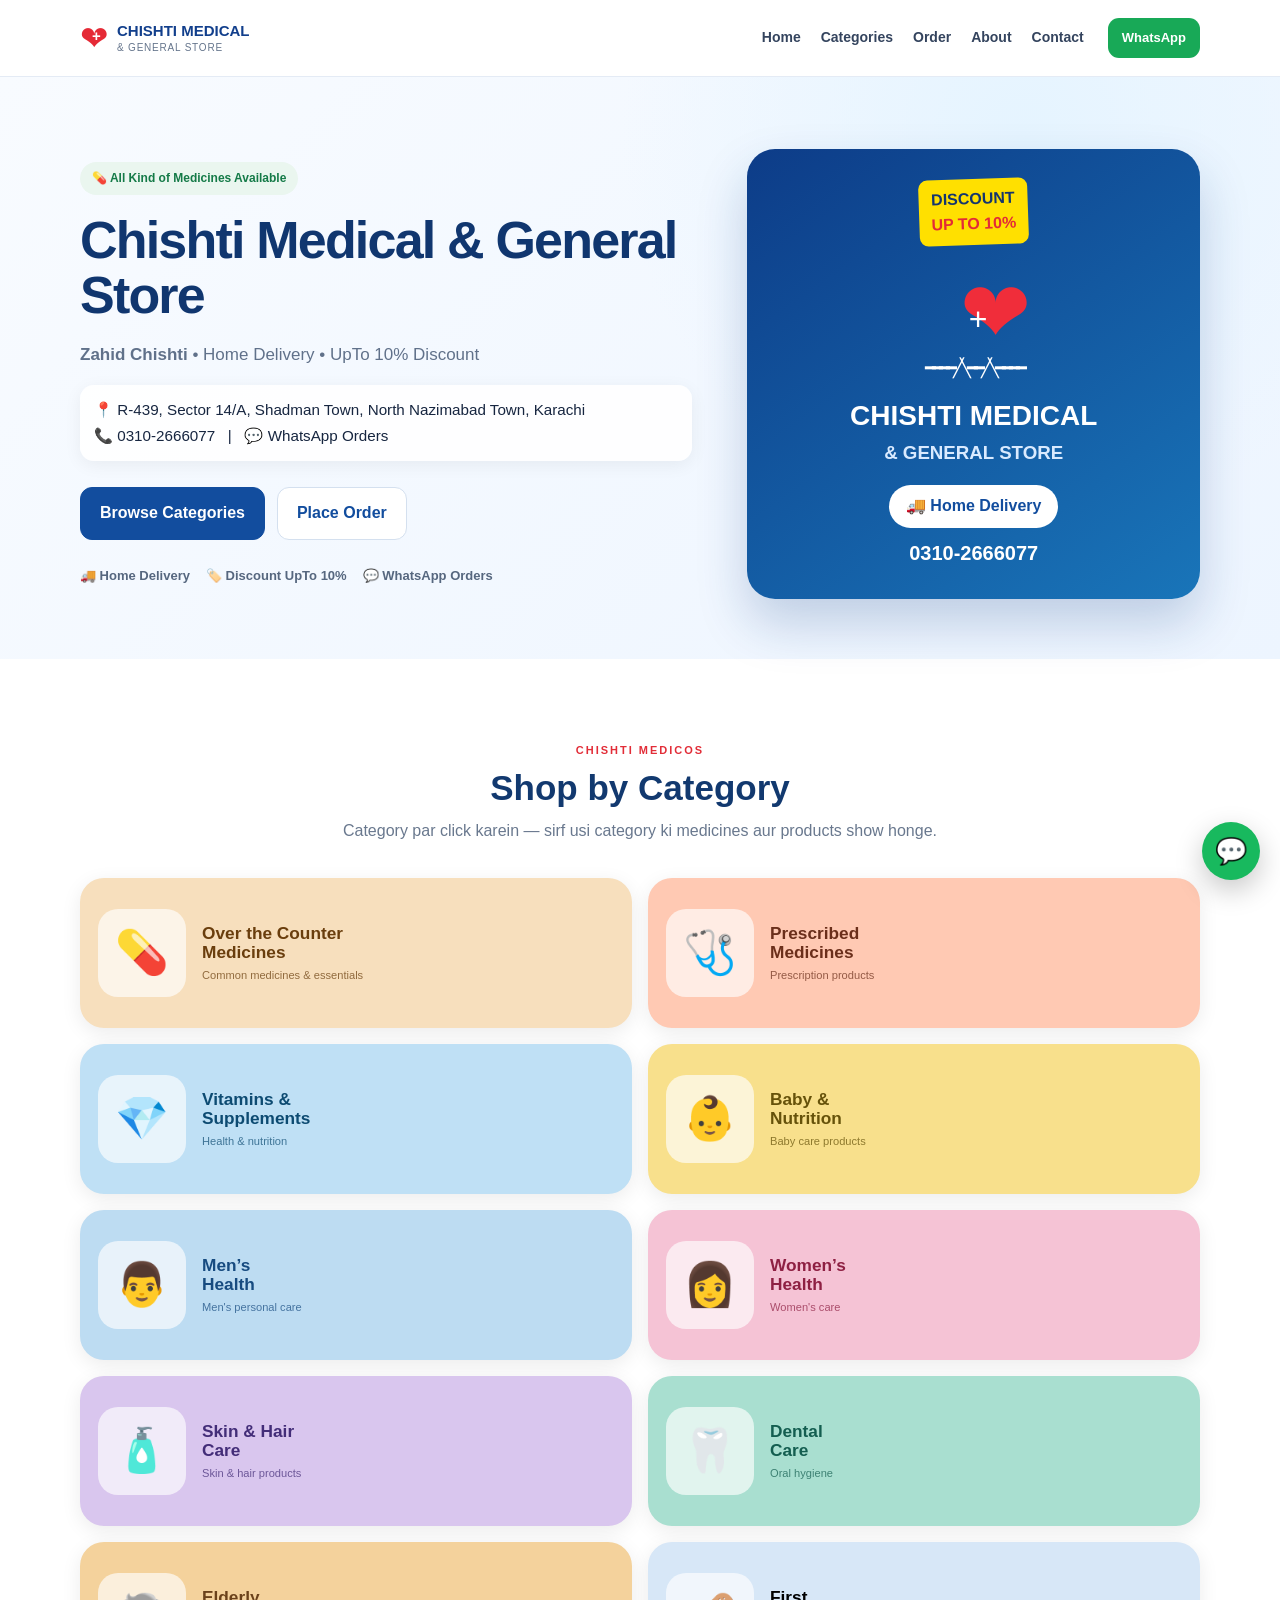
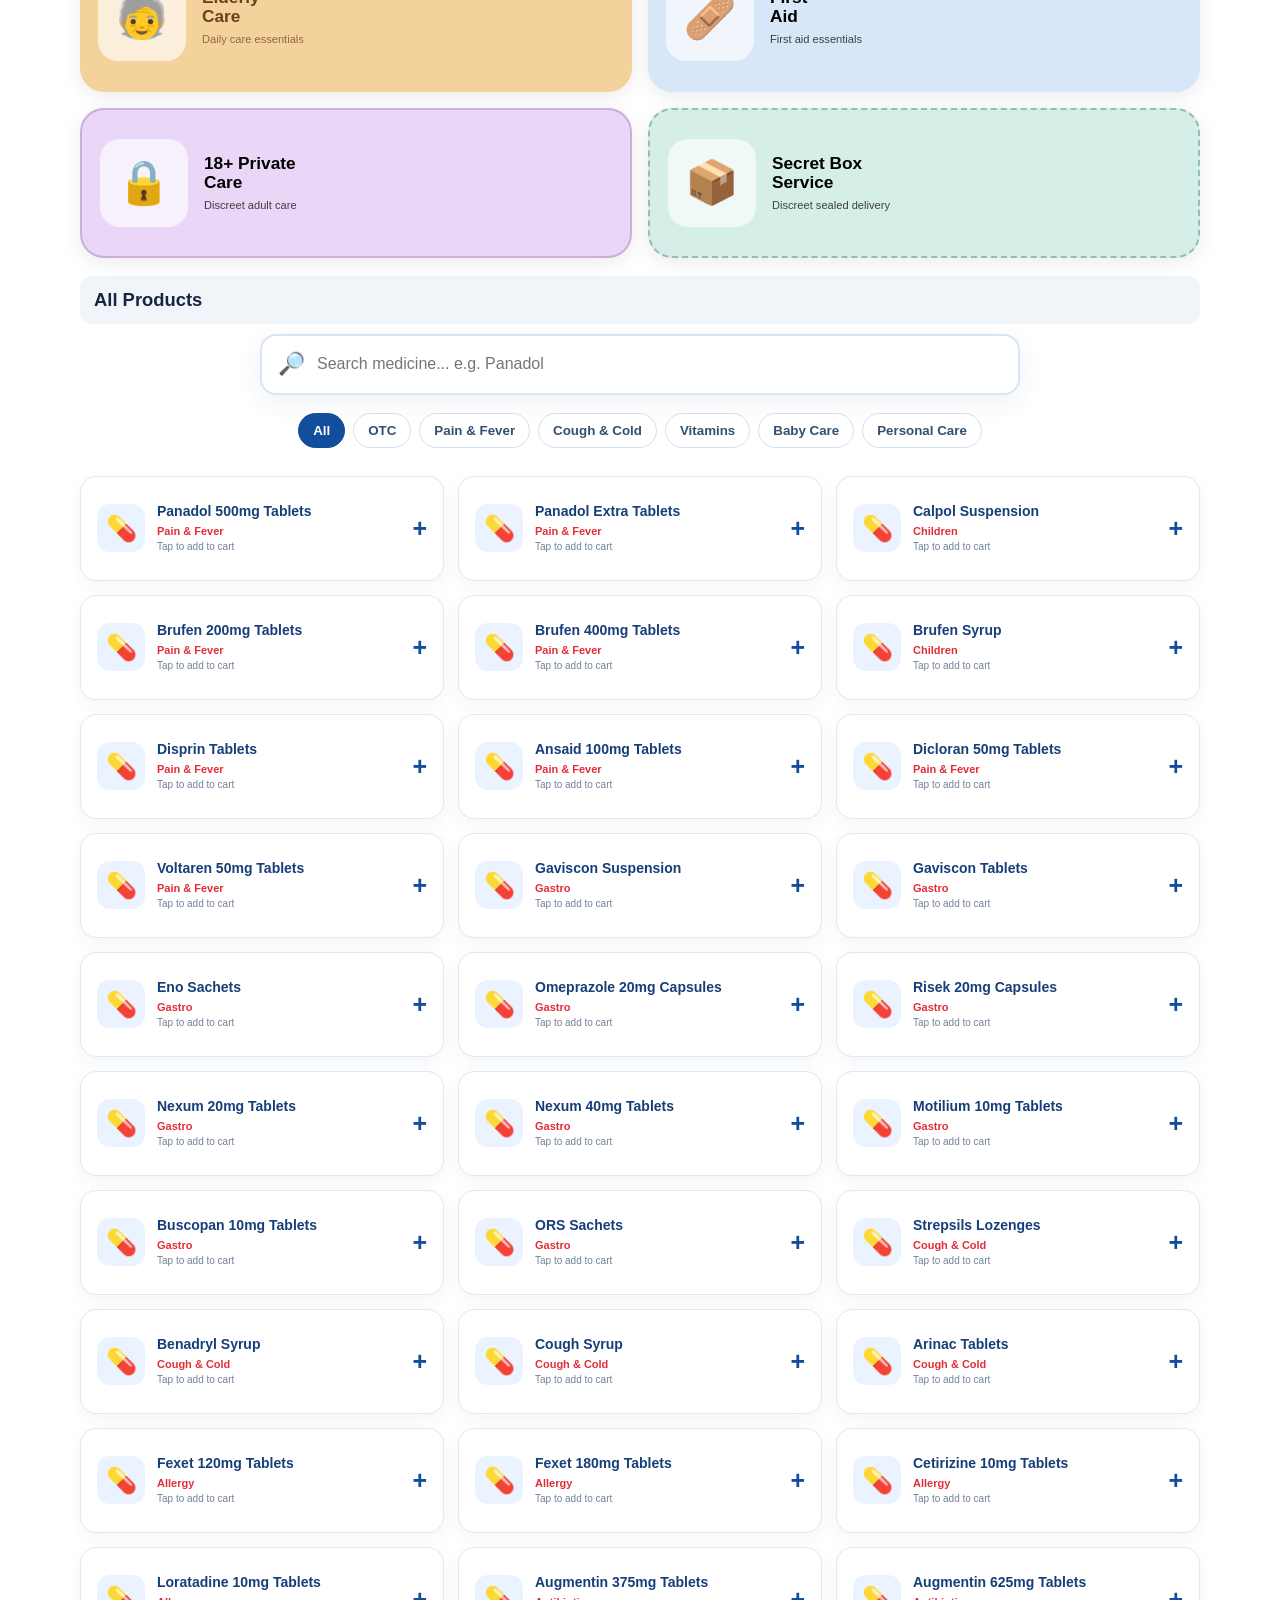
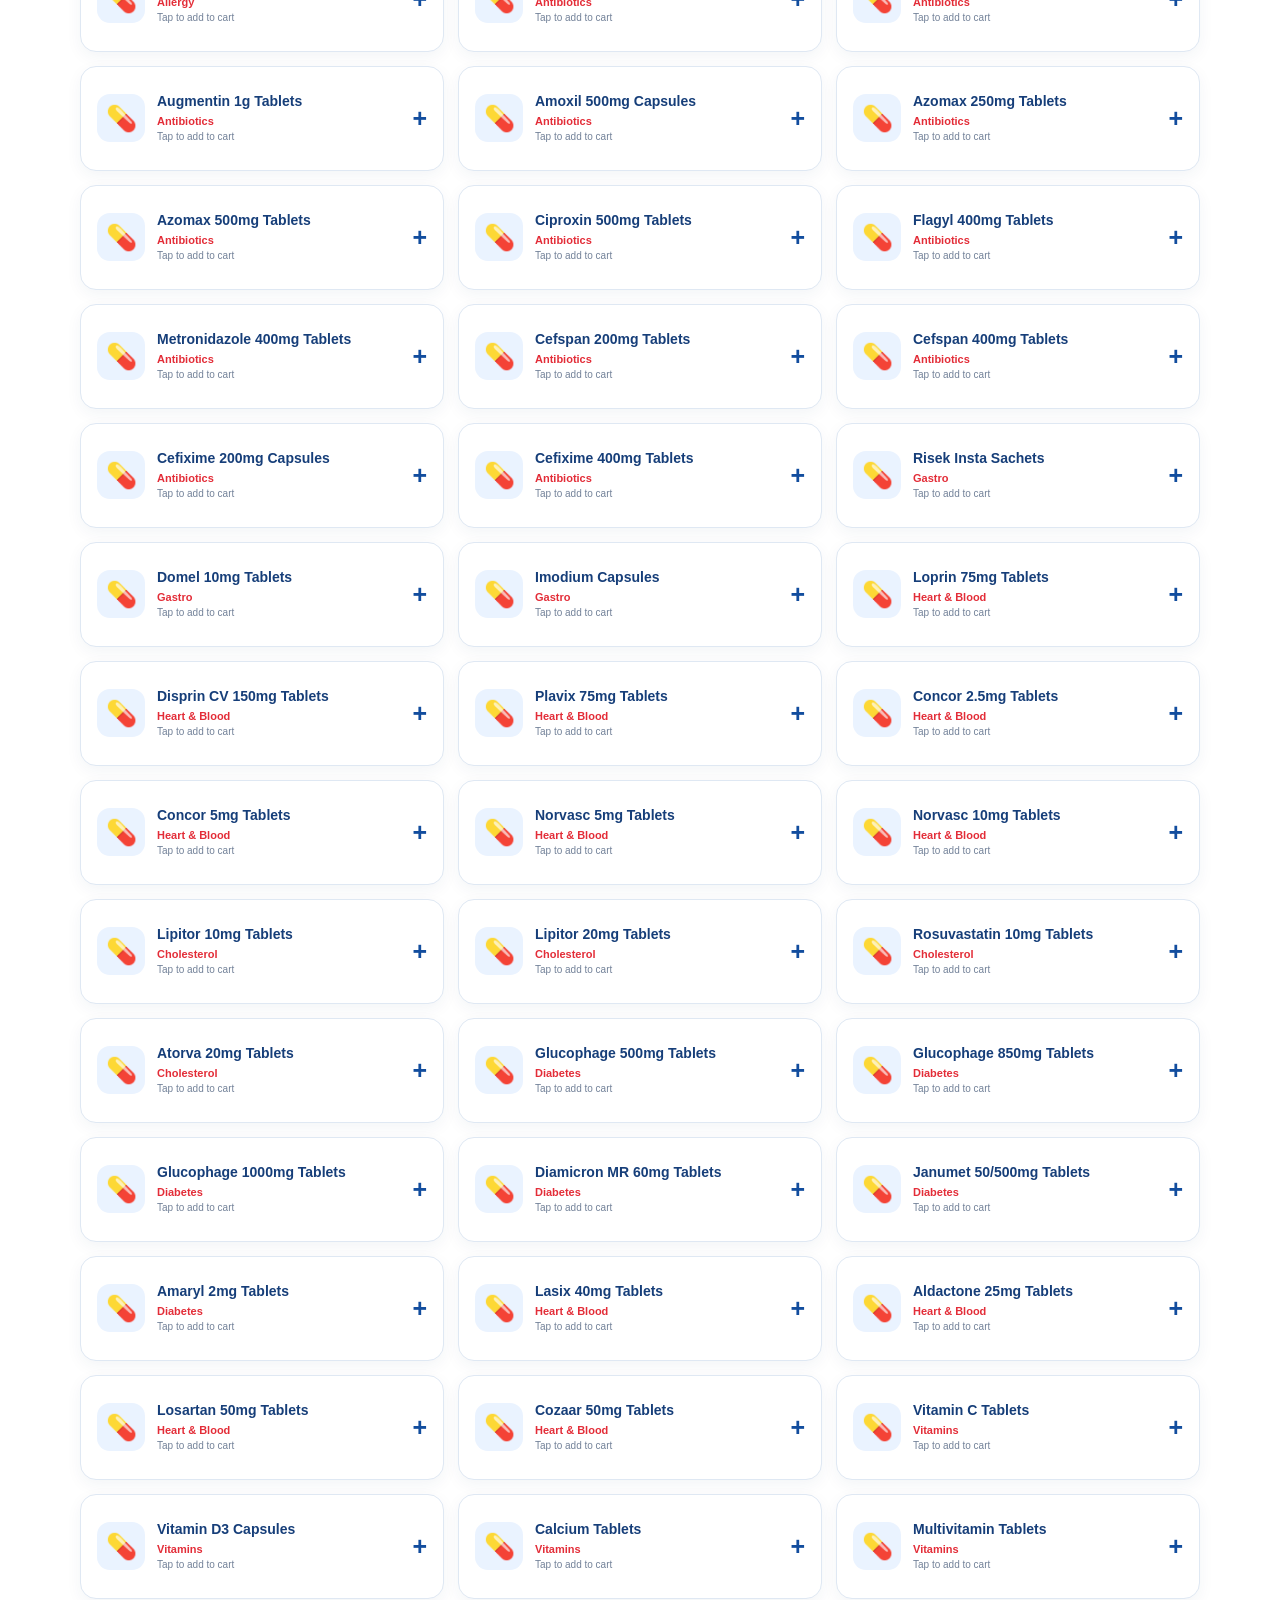
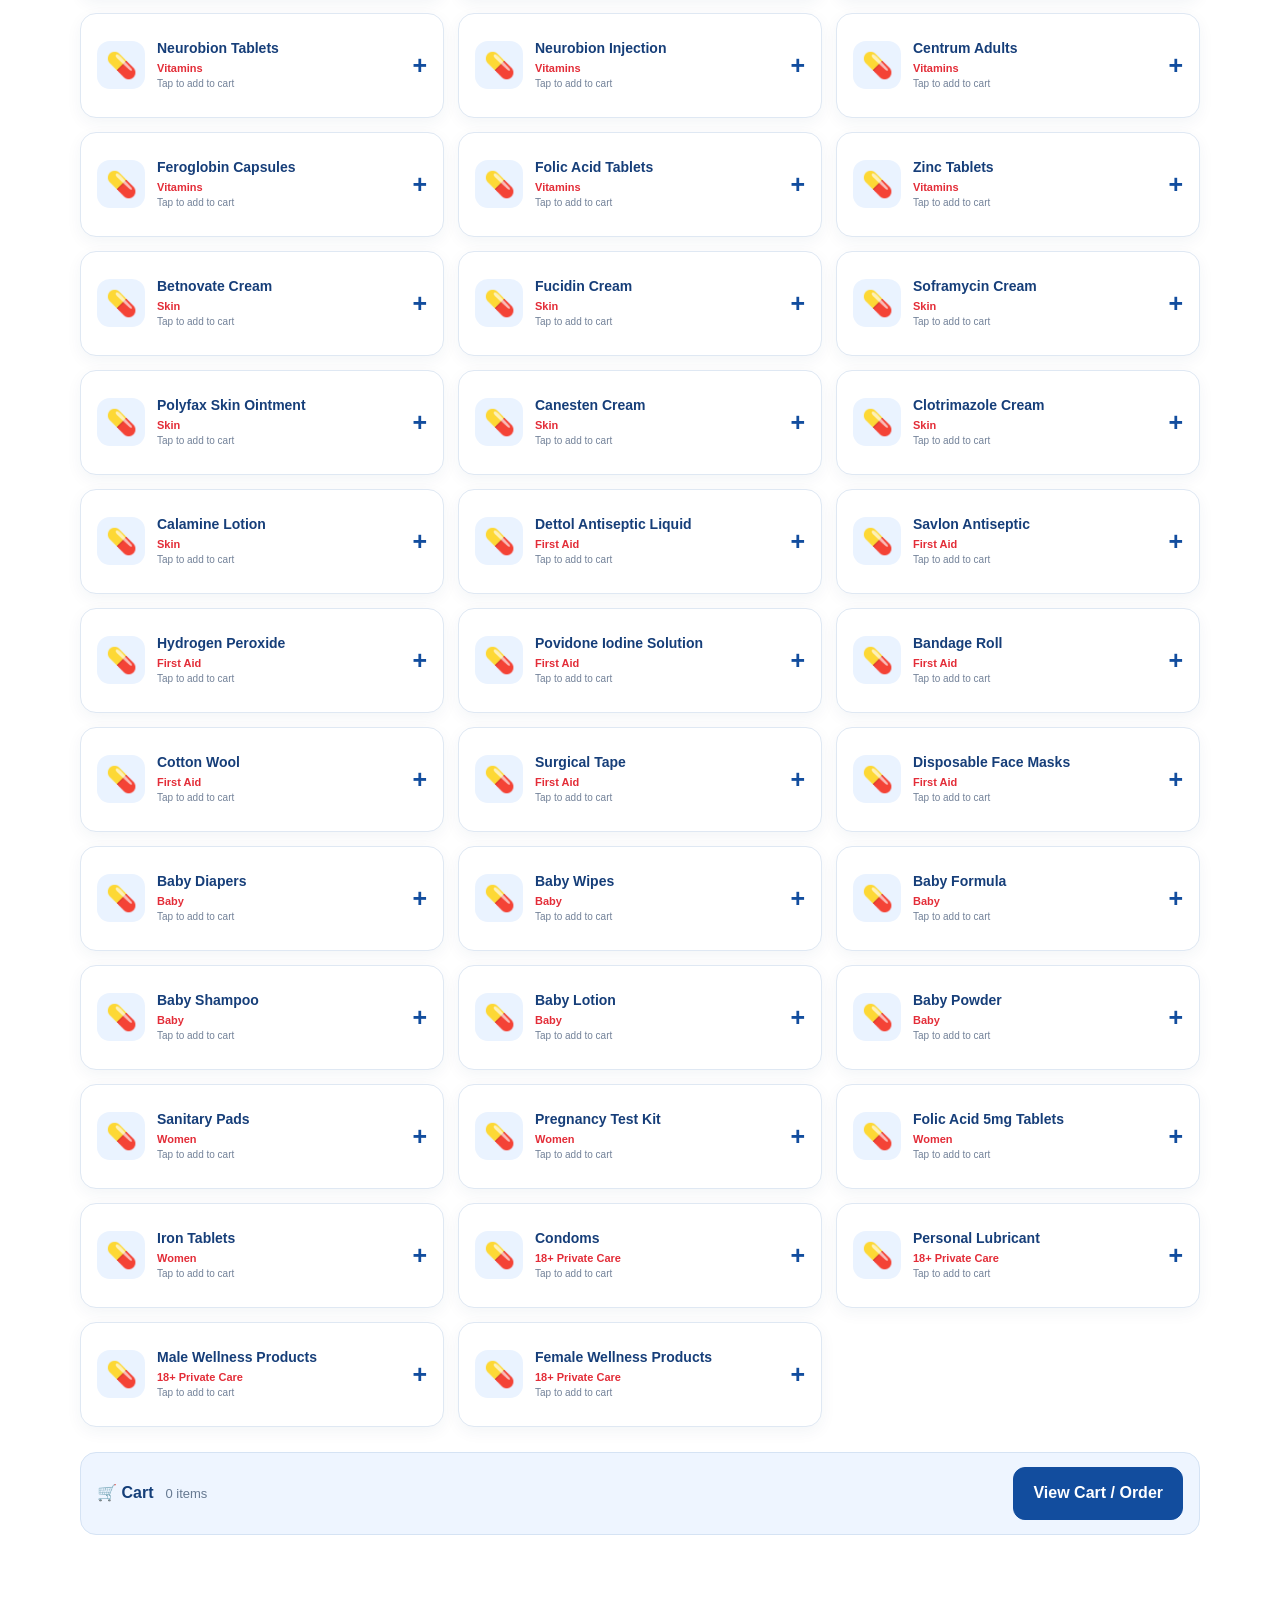
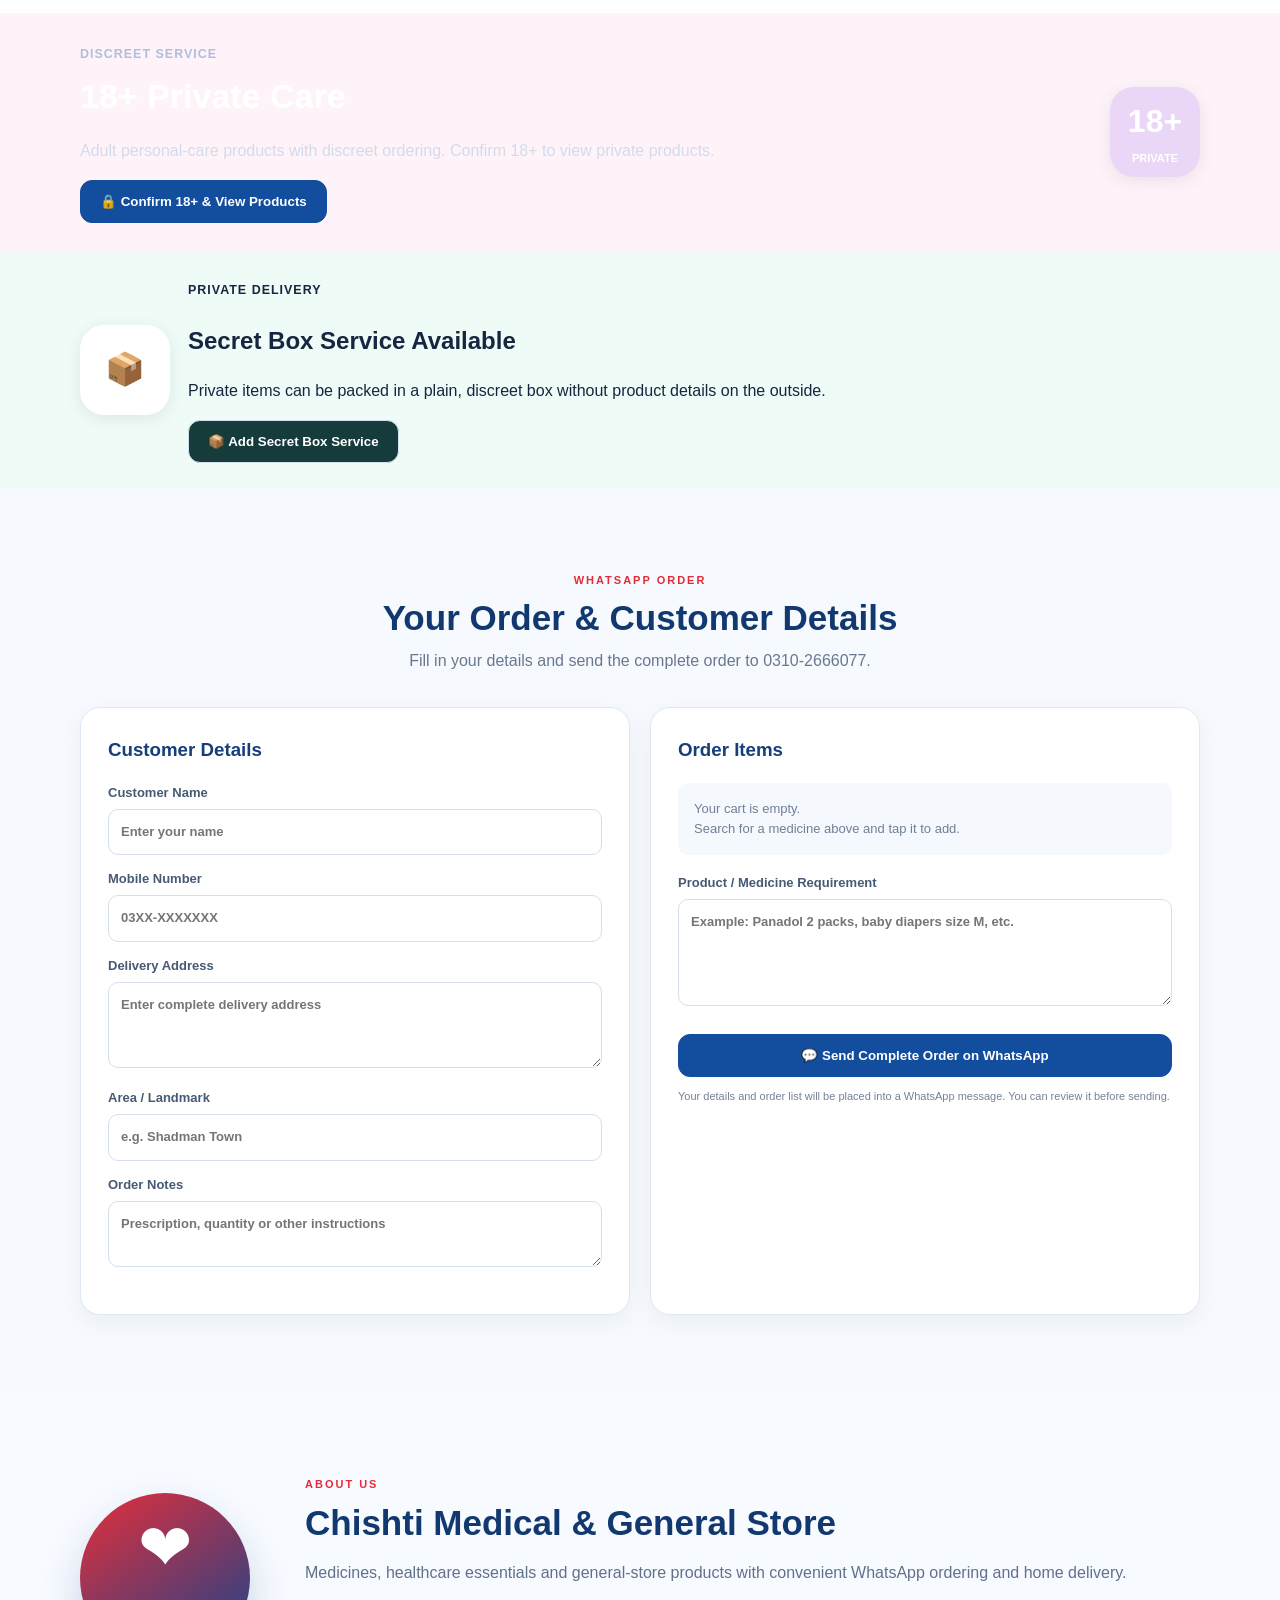
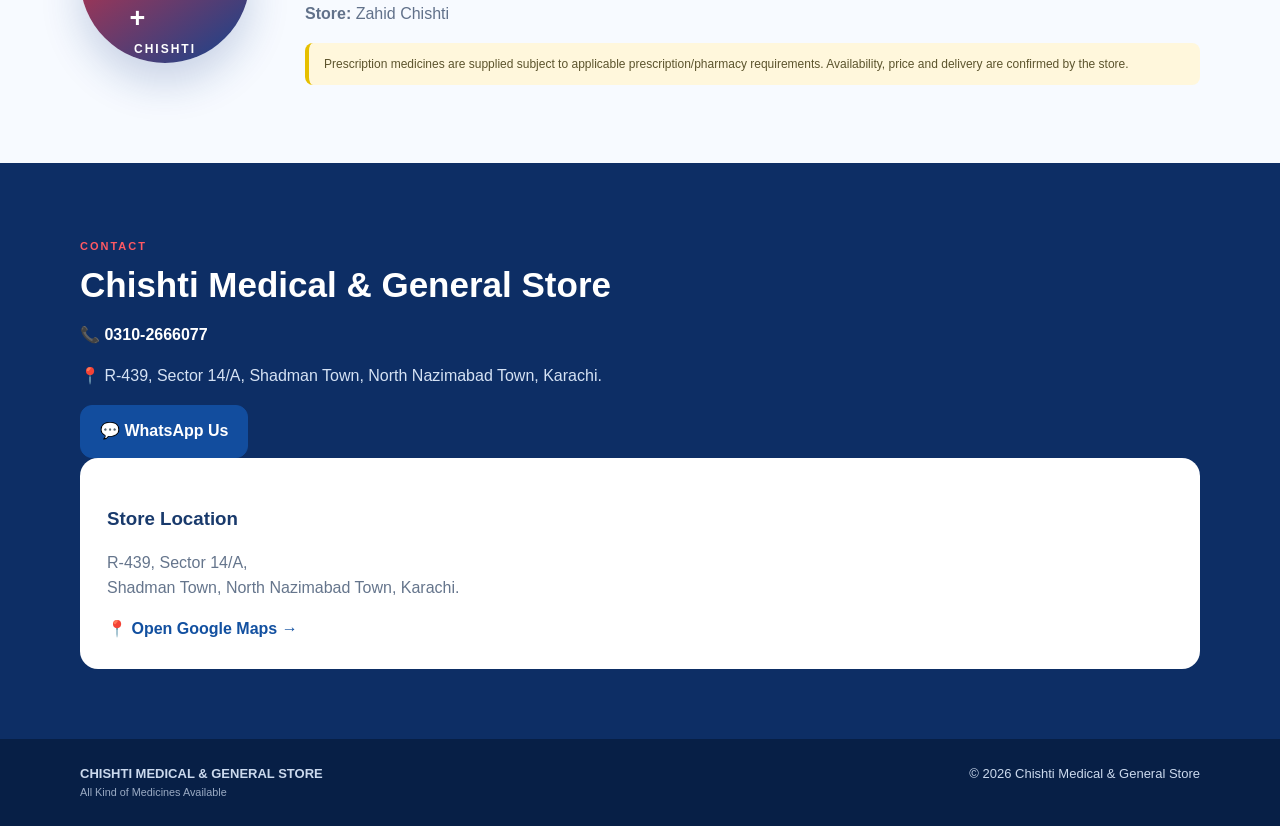
<file: index.html>
<!DOCTYPE html>
<html lang="en">
<head>
<meta charset="UTF-8">
<meta name="viewport" content="width=device-width, initial-scale=1.0">
<meta name="description" content="Chishti Medical & General Store - medicines, health products and home delivery in Shadman Town, North Nazimabad, Karachi.">
<meta name="theme-color" content="#123f8c">
<title>Chishti Medical & General Store</title>
<link rel="stylesheet" href="style.css">
</head>
<body>
<header class="header">
  <div class="container nav">
    <a class="brand" href="#home"><span class="logo">❤<b>+</b></span><span><strong>CHISHTI MEDICAL</strong><small>& GENERAL STORE</small></span></a>
    <nav id="nav">
      <a href="#home">Home</a><a href="#categories">Categories</a><a href="#order">Order</a><a href="#about">About</a><a href="#contact">Contact</a>
    </nav>
    <a class="wa-top" target="_blank" href="https://wa.me/923102666077">WhatsApp</a>
    <button class="menu" onclick="document.getElementById('nav').classList.toggle('show')">☰</button>
  </div>
</header>

<main>
<section id="home" class="hero">
  <div class="container hero-grid">
    <div>
      <span class="pill">💊 All Kind of Medicines Available</span>
      <h1>Chishti Medical &amp; General Store</h1>
      <p><strong>Zahid Chishti</strong> • Home Delivery • UpTo 10% Discount</p><div class="shop-contact-card">
        <div>📍 R-439, Sector 14/A, Shadman Town, North Nazimabad Town, Karachi</div>
        <div>📞 0310-2666077 &nbsp; | &nbsp; 💬 WhatsApp Orders</div>
      </div>
      <div class="actions">
        <a class="btn primary" href="#categories">Browse Categories</a>
        <a class="btn white" href="#order">Place Order</a>
      </div>
      <div class="mini"><span>🚚 Home Delivery</span><span>🏷️ Discount UpTo 10%</span><span>💬 WhatsApp Orders</span></div>
    </div>
    <div class="hero-box">
      <div class="badge">DISCOUNT<br><b>UP TO 10%</b></div>
      <div class="heart">❤<span>+</span></div>
      <div class="ecg">━━━━╱╲━━╱╲━━━━</div>
      <h2>CHISHTI MEDICAL</h2><h3>& GENERAL STORE</h3>
      <div class="home-delivery">🚚 Home Delivery</div>
      <strong>0310-2666077</strong>
    </div>
  </div>
</section>

<section id="categories" class="section">
  <div class="container">
    <div class="heading">
      <span>CHISHTI MEDICOS</span>
      <h2>Shop by Category</h2>
      <p>Category par click karein — sirf usi category ki medicines aur products show honge.</p>
    </div>

    <div class="category-grid">
      <button class="category-card c1" onclick="openCategory('OTC')"><div class="cat-icon">💊</div><div><b>Over the Counter<br>Medicines</b><small>Common medicines & essentials</small></div></button>
      <button class="category-card c2" onclick="openCategory('Prescribed Medicines')"><div class="cat-icon">🩺</div><div><b>Prescribed<br>Medicines</b><small>Prescription products</small></div></button>
      <button class="category-card c3" onclick="openCategory('Vitamins')"><div class="cat-icon">💎</div><div><b>Vitamins &<br>Supplements</b><small>Health & nutrition</small></div></button>
      <button class="category-card c4" onclick="openCategory('Baby Care')"><div class="cat-icon">👶</div><div><b>Baby &<br>Nutrition</b><small>Baby care products</small></div></button>
      <button class="category-card c5" onclick="openCategory('Men’s Health')"><div class="cat-icon">👨</div><div><b>Men’s<br>Health</b><small>Men's personal care</small></div></button>
      <button class="category-card c6" onclick="openCategory('Women’s Health')"><div class="cat-icon">👩</div><div><b>Women’s<br>Health</b><small>Women's care</small></div></button>
      <button class="category-card c7" onclick="openCategory('Skin & Hair Care')"><div class="cat-icon">🧴</div><div><b>Skin & Hair<br>Care</b><small>Skin & hair products</small></div></button>
      <button class="category-card c8" onclick="openCategory('Dental Care')"><div class="cat-icon">🦷</div><div><b>Dental<br>Care</b><small>Oral hygiene</small></div></button>
      <button class="category-card c9" onclick="openCategory('Elderly Care')"><div class="cat-icon">🧓</div><div><b>Elderly<br>Care</b><small>Daily care essentials</small></div></button>
      <button class="category-card c10" onclick="openCategory('First Aid')"><div class="cat-icon">🩹</div><div><b>First<br>Aid</b><small>First aid essentials</small></div></button>
      <button class="category-card c11 private-card" onclick="unlock18()"><div class="cat-icon">🔒</div><div><b>18+ Private<br>Care</b><small>Discreet adult care</small></div></button>
      <button class="category-card c12 secret-card" onclick="openSecretBox()"><div class="cat-icon">📦</div><div><b>Secret Box<br>Service</b><small>Discreet sealed delivery</small></div></button>
    </div>

    <div class="selected-category" id="selectedCategory">All Products</div>

    <div class="search-box">
      <span>🔎</span>
      <input id="medicineSearch" type="search" placeholder="Search medicine... e.g. Panadol" oninput="searchMedicines()">
    </div>

    <div class="catalogue-tools">
      <button class="filter active" onclick="filterMedicines('All',this)">All</button>
      <button class="filter" onclick="filterMedicines('OTC',this)">OTC</button>
      <button class="filter" onclick="filterMedicines('Pain & Fever',this)">Pain & Fever</button>
      <button class="filter" onclick="filterMedicines('Cough & Cold',this)">Cough & Cold</button>
      <button class="filter" onclick="filterMedicines('Vitamins',this)">Vitamins</button>
      <button class="filter" onclick="filterMedicines('Baby Care',this)">Baby Care</button>
      <button class="filter" onclick="filterMedicines('Personal Care',this)">Personal Care</button>
    </div>

    <div id="medicineGrid" class="medicine-grid"></div>
    <p id="noResults" class="no-results hidden">No matching product found. You can type the required medicine in the order notes and send it to WhatsApp.</p>

    <div class="cart-bar">
      <div><b>🛒 Cart</b><span id="cartCount">0 items</span></div>
      <a class="btn primary" href="#order">View Cart / Order</a>
    </div>
  </div>
</section>

<section id="private" class="private">
  <div class="container private-inner">
    <div>
      <span>DISCREET SERVICE</span>
      <h2>18+ Private Care</h2>
      <p>Adult personal-care products with discreet ordering. Confirm 18+ to view private products.</p>
      <button class="btn primary" onclick="unlock18()">🔒 Confirm 18+ & View Products</button>
    </div>
    <div class="private-icon">18+<small>PRIVATE</small></div>
  </div>
</section>

<section id="secretBox" class="secret-box">
  <div class="container secret-inner">
    <div class="secret-icon">📦</div>
    <div>
      <span>PRIVATE DELIVERY</span>
      <h2>Secret Box Service Available</h2>
      <p>Private items can be packed in a plain, discreet box without product details on the outside.</p>
      <button class="btn dark" onclick="openSecretBox()">📦 Add Secret Box Service</button>
    </div>
  </div>
</section>

<section id="order" class="section order-section">
  <div class="container">
    <div class="heading"><span>WHATSAPP ORDER</span><h2>Your Order & Customer Details</h2><p>Fill in your details and send the complete order to 0310-2666077.</p></div>
    <div class="order-grid">
      <div class="form-card">
        <h3>Customer Details</h3>
        <label>Customer Name<input id="name" type="text" placeholder="Enter your name"></label>
        <label>Mobile Number<input id="phone" type="tel" placeholder="03XX-XXXXXXX"></label>
        <label>Delivery Address<textarea id="address" rows="3" placeholder="Enter complete delivery address"></textarea></label>
        <label>Area / Landmark<input id="area" type="text" placeholder="e.g. Shadman Town"></label>
        <label>Order Notes<textarea id="notes" rows="2" placeholder="Prescription, quantity or other instructions"></textarea></label>
      </div>
      <div class="form-card cart">
        <h3>Order Items</h3>
        <div id="items" class="items"><div class="empty">No items added yet.<br>Choose a category above or type your requirement below.</div></div>
        <label>Product / Medicine Requirement<textarea id="custom" rows="4" placeholder="Example: Panadol 2 packs, baby diapers size M, etc."></textarea></label>
        <button class="btn primary full" onclick="sendOrder()">💬 Send Complete Order on WhatsApp</button>
        <p class="small">Your details and order list will be placed into a WhatsApp message. You can review it before sending.</p>
      </div>
    </div>
  </div>
</section>

<section id="about" class="section alt">
<div class="container about"><div class="about-logo">❤<b>+</b><small>CHISHTI</small></div><div><div class="heading left"><span>ABOUT US</span><h2>Chishti Medical & General Store</h2></div><p>Medicines, healthcare essentials and general-store products with convenient WhatsApp ordering and home delivery.</p><p><b>Store:</b> Zahid Chishti</p><div class="notice">Prescription medicines are supplied subject to applicable prescription/pharmacy requirements. Availability, price and delivery are confirmed by the store.</div></div></div>
</section>

<section id="contact" class="contact">
<div class="container contact-grid"><div><div class="heading left"><span>CONTACT</span><h2>Chishti Medical & General Store</h2></div><p>📞 <a href="tel:+923102666077">0310-2666077</a></p><p>📍 R-439, Sector 14/A, Shadman Town, North Nazimabad Town, Karachi.</p><a class="btn primary" target="_blank" href="https://wa.me/923102666077">💬 WhatsApp Us</a></div><div class="map"><h3>Store Location</h3><p>R-439, Sector 14/A,<br>Shadman Town, North Nazimabad Town, Karachi.</p><a target="_blank" href="https://www.google.com/maps/search/?api=1&query=R-439%20Sector%2014%2FA%20Shadman%20Town%20North%20Nazimabad%20Karachi">📍 Open Google Maps →</a></div></div>
</section>
</main>

<footer><div class="container footer"><div><b>CHISHTI MEDICAL & GENERAL STORE</b><small>All Kind of Medicines Available</small></div><div>© <span id="year"></span> Chishti Medical & General Store</div></div></footer>
<a class="float" target="_blank" href="https://wa.me/923102666077">💬</a>

<script>
const products = [{"name": "Panadol 500mg Tablets", "category": "Pain & Fever"}, {"name": "Panadol Extra Tablets", "category": "Pain & Fever"}, {"name": "Calpol Suspension", "category": "Children"}, {"name": "Brufen 200mg Tablets", "category": "Pain & Fever"}, {"name": "Brufen 400mg Tablets", "category": "Pain & Fever"}, {"name": "Brufen Syrup", "category": "Children"}, {"name": "Disprin Tablets", "category": "Pain & Fever"}, {"name": "Ansaid 100mg Tablets", "category": "Pain & Fever"}, {"name": "Dicloran 50mg Tablets", "category": "Pain & Fever"}, {"name": "Voltaren 50mg Tablets", "category": "Pain & Fever"}, {"name": "Gaviscon Suspension", "category": "Gastro"}, {"name": "Gaviscon Tablets", "category": "Gastro"}, {"name": "Eno Sachets", "category": "Gastro"}, {"name": "Omeprazole 20mg Capsules", "category": "Gastro"}, {"name": "Risek 20mg Capsules", "category": "Gastro"}, {"name": "Nexum 20mg Tablets", "category": "Gastro"}, {"name": "Nexum 40mg Tablets", "category": "Gastro"}, {"name": "Motilium 10mg Tablets", "category": "Gastro"}, {"name": "Buscopan 10mg Tablets", "category": "Gastro"}, {"name": "ORS Sachets", "category": "Gastro"}, {"name": "Strepsils Lozenges", "category": "Cough & Cold"}, {"name": "Benadryl Syrup", "category": "Cough & Cold"}, {"name": "Cough Syrup", "category": "Cough & Cold"}, {"name": "Arinac Tablets", "category": "Cough & Cold"}, {"name": "Fexet 120mg Tablets", "category": "Allergy"}, {"name": "Fexet 180mg Tablets", "category": "Allergy"}, {"name": "Cetirizine 10mg Tablets", "category": "Allergy"}, {"name": "Loratadine 10mg Tablets", "category": "Allergy"}, {"name": "Augmentin 375mg Tablets", "category": "Antibiotics"}, {"name": "Augmentin 625mg Tablets", "category": "Antibiotics"}, {"name": "Augmentin 1g Tablets", "category": "Antibiotics"}, {"name": "Amoxil 500mg Capsules", "category": "Antibiotics"}, {"name": "Azomax 250mg Tablets", "category": "Antibiotics"}, {"name": "Azomax 500mg Tablets", "category": "Antibiotics"}, {"name": "Ciproxin 500mg Tablets", "category": "Antibiotics"}, {"name": "Flagyl 400mg Tablets", "category": "Antibiotics"}, {"name": "Metronidazole 400mg Tablets", "category": "Antibiotics"}, {"name": "Cefspan 200mg Tablets", "category": "Antibiotics"}, {"name": "Cefspan 400mg Tablets", "category": "Antibiotics"}, {"name": "Cefixime 200mg Capsules", "category": "Antibiotics"}, {"name": "Cefixime 400mg Tablets", "category": "Antibiotics"}, {"name": "Risek Insta Sachets", "category": "Gastro"}, {"name": "Domel 10mg Tablets", "category": "Gastro"}, {"name": "Imodium Capsules", "category": "Gastro"}, {"name": "Loprin 75mg Tablets", "category": "Heart & Blood"}, {"name": "Disprin CV 150mg Tablets", "category": "Heart & Blood"}, {"name": "Plavix 75mg Tablets", "category": "Heart & Blood"}, {"name": "Concor 2.5mg Tablets", "category": "Heart & Blood"}, {"name": "Concor 5mg Tablets", "category": "Heart & Blood"}, {"name": "Norvasc 5mg Tablets", "category": "Heart & Blood"}, {"name": "Norvasc 10mg Tablets", "category": "Heart & Blood"}, {"name": "Lipitor 10mg Tablets", "category": "Cholesterol"}, {"name": "Lipitor 20mg Tablets", "category": "Cholesterol"}, {"name": "Rosuvastatin 10mg Tablets", "category": "Cholesterol"}, {"name": "Atorva 20mg Tablets", "category": "Cholesterol"}, {"name": "Glucophage 500mg Tablets", "category": "Diabetes"}, {"name": "Glucophage 850mg Tablets", "category": "Diabetes"}, {"name": "Glucophage 1000mg Tablets", "category": "Diabetes"}, {"name": "Diamicron MR 60mg Tablets", "category": "Diabetes"}, {"name": "Janumet 50/500mg Tablets", "category": "Diabetes"}, {"name": "Amaryl 2mg Tablets", "category": "Diabetes"}, {"name": "Lasix 40mg Tablets", "category": "Heart & Blood"}, {"name": "Aldactone 25mg Tablets", "category": "Heart & Blood"}, {"name": "Losartan 50mg Tablets", "category": "Heart & Blood"}, {"name": "Cozaar 50mg Tablets", "category": "Heart & Blood"}, {"name": "Vitamin C Tablets", "category": "Vitamins"}, {"name": "Vitamin D3 Capsules", "category": "Vitamins"}, {"name": "Calcium Tablets", "category": "Vitamins"}, {"name": "Multivitamin Tablets", "category": "Vitamins"}, {"name": "Neurobion Tablets", "category": "Vitamins"}, {"name": "Neurobion Injection", "category": "Vitamins"}, {"name": "Centrum Adults", "category": "Vitamins"}, {"name": "Feroglobin Capsules", "category": "Vitamins"}, {"name": "Folic Acid Tablets", "category": "Vitamins"}, {"name": "Zinc Tablets", "category": "Vitamins"}, {"name": "Betnovate Cream", "category": "Skin"}, {"name": "Fucidin Cream", "category": "Skin"}, {"name": "Soframycin Cream", "category": "Skin"}, {"name": "Polyfax Skin Ointment", "category": "Skin"}, {"name": "Canesten Cream", "category": "Skin"}, {"name": "Clotrimazole Cream", "category": "Skin"}, {"name": "Calamine Lotion", "category": "Skin"}, {"name": "Dettol Antiseptic Liquid", "category": "First Aid"}, {"name": "Savlon Antiseptic", "category": "First Aid"}, {"name": "Hydrogen Peroxide", "category": "First Aid"}, {"name": "Povidone Iodine Solution", "category": "First Aid"}, {"name": "Bandage Roll", "category": "First Aid"}, {"name": "Cotton Wool", "category": "First Aid"}, {"name": "Surgical Tape", "category": "First Aid"}, {"name": "Disposable Face Masks", "category": "First Aid"}, {"name": "Baby Diapers", "category": "Baby"}, {"name": "Baby Wipes", "category": "Baby"}, {"name": "Baby Formula", "category": "Baby"}, {"name": "Baby Shampoo", "category": "Baby"}, {"name": "Baby Lotion", "category": "Baby"}, {"name": "Baby Powder", "category": "Baby"}, {"name": "Sanitary Pads", "category": "Women"}, {"name": "Pregnancy Test Kit", "category": "Women"}, {"name": "Folic Acid 5mg Tablets", "category": "Women"}, {"name": "Iron Tablets", "category": "Women"}, {"name": "Condoms", "category": "18+ Private Care"}, {"name": "Personal Lubricant", "category": "18+ Private Care"}, {"name": "Male Wellness Products", "category": "18+ Private Care"}, {"name": "Female Wellness Products", "category": "18+ Private Care"}];

let cart = [];
let activeCategory = 'All';

function escapeHTML(value){
  return String(value).replace(/[&<>"']/g, m => ({'&':'&amp;','<':'&lt;','>':'&gt;','"':'&quot;',"'":'&#039;'}[m]));
}

const categoryMap = {
  "OTC":"OTC",
  "Prescribed Medicines":"Prescribed Medicines",
  "Vitamins":"Vitamins",
  "Baby Care":"Baby",
  "Men’s Health":"Men’s Health",
  "Women’s Health":"Women",
  "Skin & Hair Care":"Skin",
  "Dental Care":"Dental Care",
  "Elderly Care":"Elderly Care",
  "First Aid":"First Aid"
};

function openCategory(label){
  activeCategory = categoryMap[label] || label;
  document.getElementById('medicineSearch').value = '';
  document.querySelectorAll('.filter').forEach(b => b.classList.remove('active'));
  const btn = [...document.querySelectorAll('.filter')].find(b => b.textContent.trim() === activeCategory);
  if(btn) btn.classList.add('active');
  document.getElementById('selectedCategory').textContent = label;
  renderMedicines();
  document.getElementById('medicineGrid').scrollIntoView({behavior:'smooth', block:'start'});
}

function openSecretBox(){
  document.getElementById('notes').value =
    (document.getElementById('notes').value.trim() ? document.getElementById('notes').value.trim() + '\n' : '') +
    'Please use Secret Box / discreet packaging for this order.';
  document.getElementById('order').scrollIntoView({behavior:'smooth'});
}

function searchMedicines(){
  renderMedicines();
}

function filterMedicines(category, button){
  activeCategory = category;
  document.querySelectorAll('.filter').forEach(b => b.classList.remove('active'));
  button.classList.add('active');
  renderMedicines();
}

function renderMedicines(){
  const q = document.getElementById('medicineSearch').value.trim().toLowerCase();
  const list = products.filter(p =>
    (activeCategory === 'All' || p.category === activeCategory) &&
    (!q || (p.name + ' ' + p.category + ' ' + p.note).toLowerCase().includes(q))
  );

  const grid = document.getElementById('medicineGrid');
  document.getElementById('noResults').classList.toggle('hidden', list.length !== 0);

  grid.innerHTML = list.map((p, i) => {
    const originalIndex = products.indexOf(p);
    const inCart = cart.find(x => x.name === p.name);
    return `<button class="medicine-card" onclick="addToCart(${originalIndex})">
      <div class="medicine-icon">💊</div>
      <div class="medicine-info">
        <b>${escapeHTML(p.name)}</b>
        <small>${escapeHTML(p.category)}</small>
        <span>${escapeHTML(p.note || 'Tap to add to cart')}</span>
      </div>
      <strong class="add-sign">${inCart ? '✓' : '+'}</strong>
    </button>`;
  }).join('');
}

function addToCart(index){
  const p = products[index];
  const existing = cart.find(x => x.name === p.name);
  if(existing) existing.qty++;
  else cart.push({name:p.name, category:p.category, qty:1});
  renderCart();
  renderMedicines();
  document.getElementById('order').scrollIntoView({behavior:'smooth'});
}

function changeQty(index, delta){
  cart[index].qty += delta;
  if(cart[index].qty <= 0) cart.splice(index,1);
  renderCart();
  renderMedicines();
}

function removeCartItem(index){
  cart.splice(index,1);
  renderCart();
  renderMedicines();
}

function renderCart(){
  const el = document.getElementById('items');
  const count = cart.reduce((sum,x)=>sum+x.qty,0);
  document.getElementById('cartCount').textContent = count + (count === 1 ? ' item' : ' items');

  if(!cart.length){
    el.innerHTML='<div class="empty">Your cart is empty.<br>Search for a medicine above and tap it to add.</div>';
    return;
  }

  el.innerHTML = cart.map((x,i)=>`
    <div class="cart-item">
      <div><b>${escapeHTML(x.name)}</b><small>${escapeHTML(x.category)}</small></div>
      <div class="qty">
        <button onclick="changeQty(${i},-1)">−</button>
        <b>${x.qty}</b>
        <button onclick="changeQty(${i},1)">+</button>
        <button class="remove" onclick="removeCartItem(${i})">×</button>
      </div>
    </div>`).join('');
}

function unlock18(){
  if(!confirm('This section is for customers aged 18 or above. Confirm that you are 18+ to continue.')) return;
  openCategory('18+ Private Care');
  document.getElementById('medicineSearch').value = '';
  renderMedicines();
}

function sendOrder(){
  const name=document.getElementById('name').value.trim();
  const phone=document.getElementById('phone').value.trim();
  const address=document.getElementById('address').value.trim();
  const area=document.getElementById('area').value.trim();
  const notes=document.getElementById('notes').value.trim();
  const custom=document.getElementById('custom').value.trim();

  if(!name || !phone || !address){
    alert('Please enter Customer Name, Mobile Number and Delivery Address.');
    return;
  }

  const orderLines = cart.length
    ? cart.map((x,i) => `${i+1}. ${x.name} — Qty: ${x.qty}`).join('\n')
    : 'No catalogue item selected';

  const message =
`*CHISHTI MEDICAL & GENERAL STORE - NEW ORDER*

*Customer:* ${name}
*Mobile:* ${phone}
*Delivery Address:* ${address}
*Area/Landmark:* ${area || '-'}

*Cart:*
${orderLines}

*Other Medicine/Product Requirement:* ${custom || '-'}
*Notes:* ${notes || '-'}

Please confirm availability, price and delivery.`;

  window.open('https://wa.me/923102666077?text='+encodeURIComponent(message),'_blank');
}

document.getElementById('year').textContent=new Date().getFullYear();
renderMedicines();
renderCart();
</script>
</body>
</html>
</file>
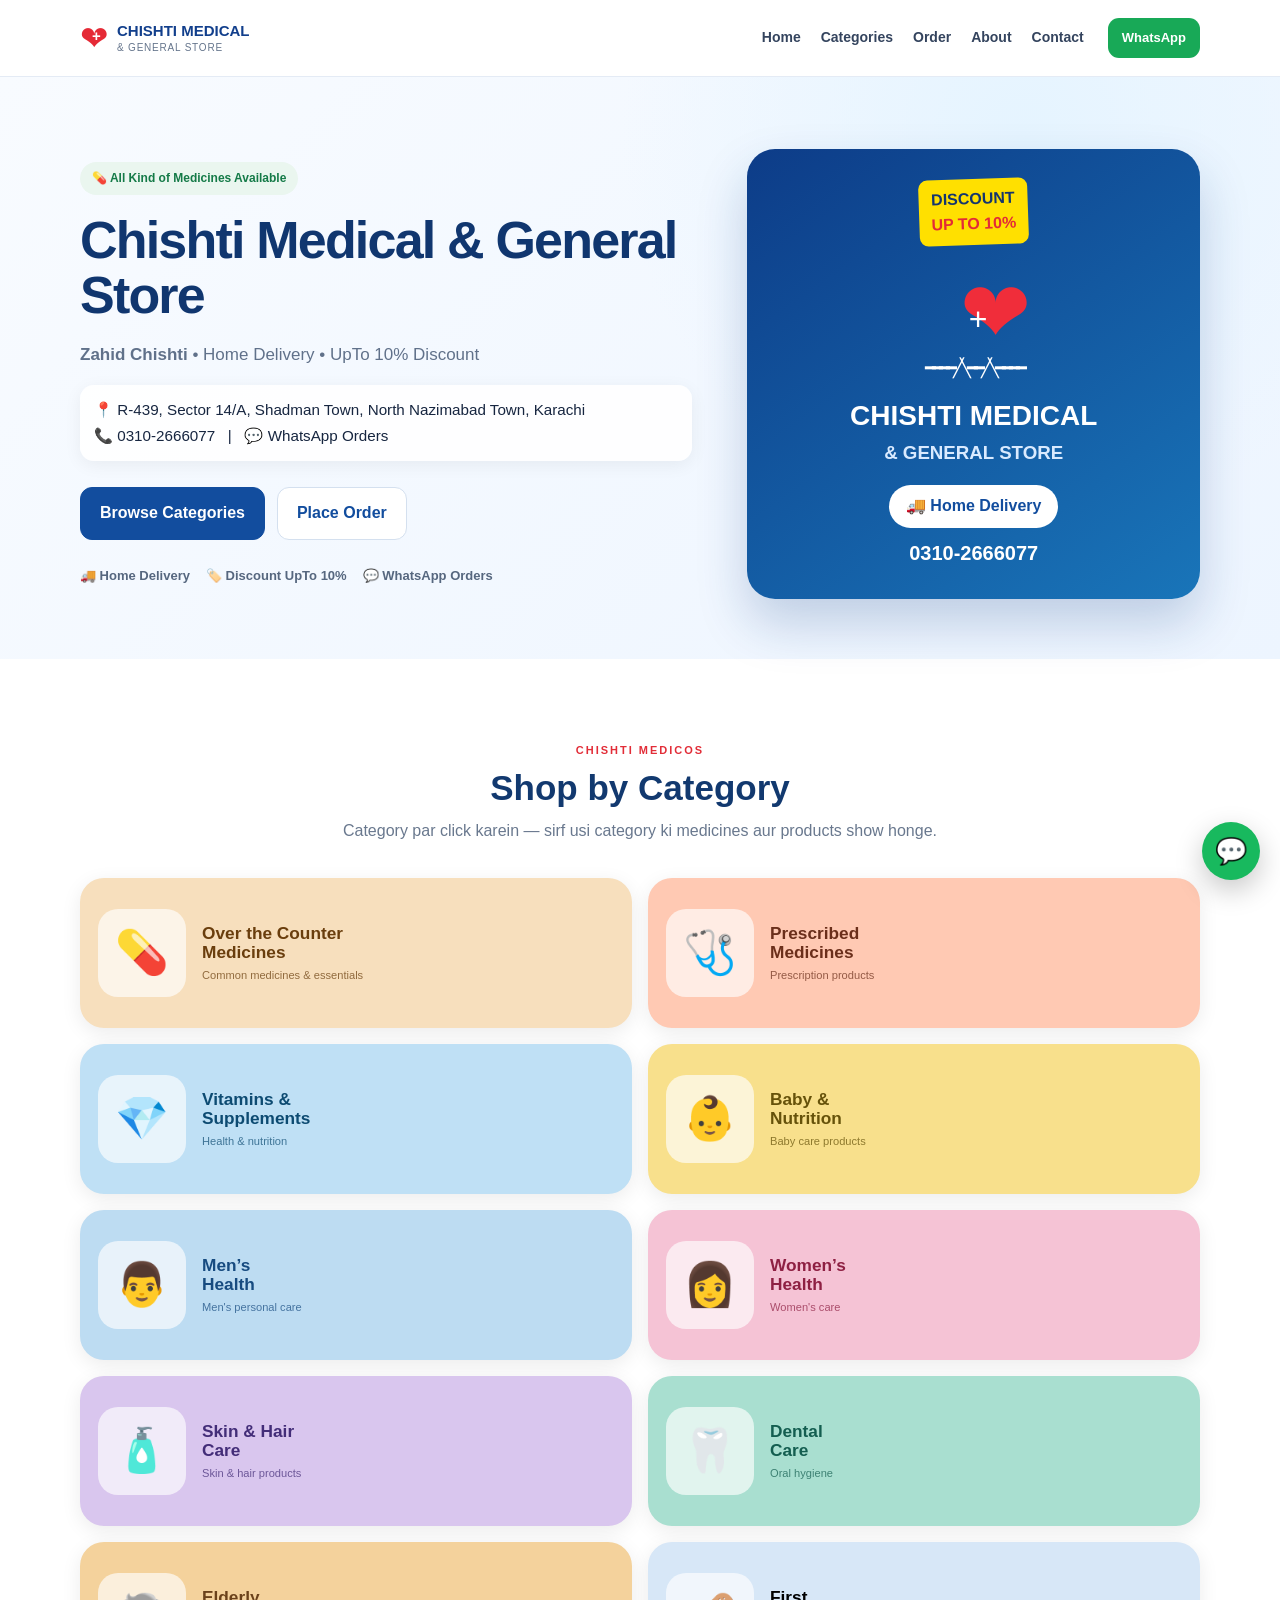
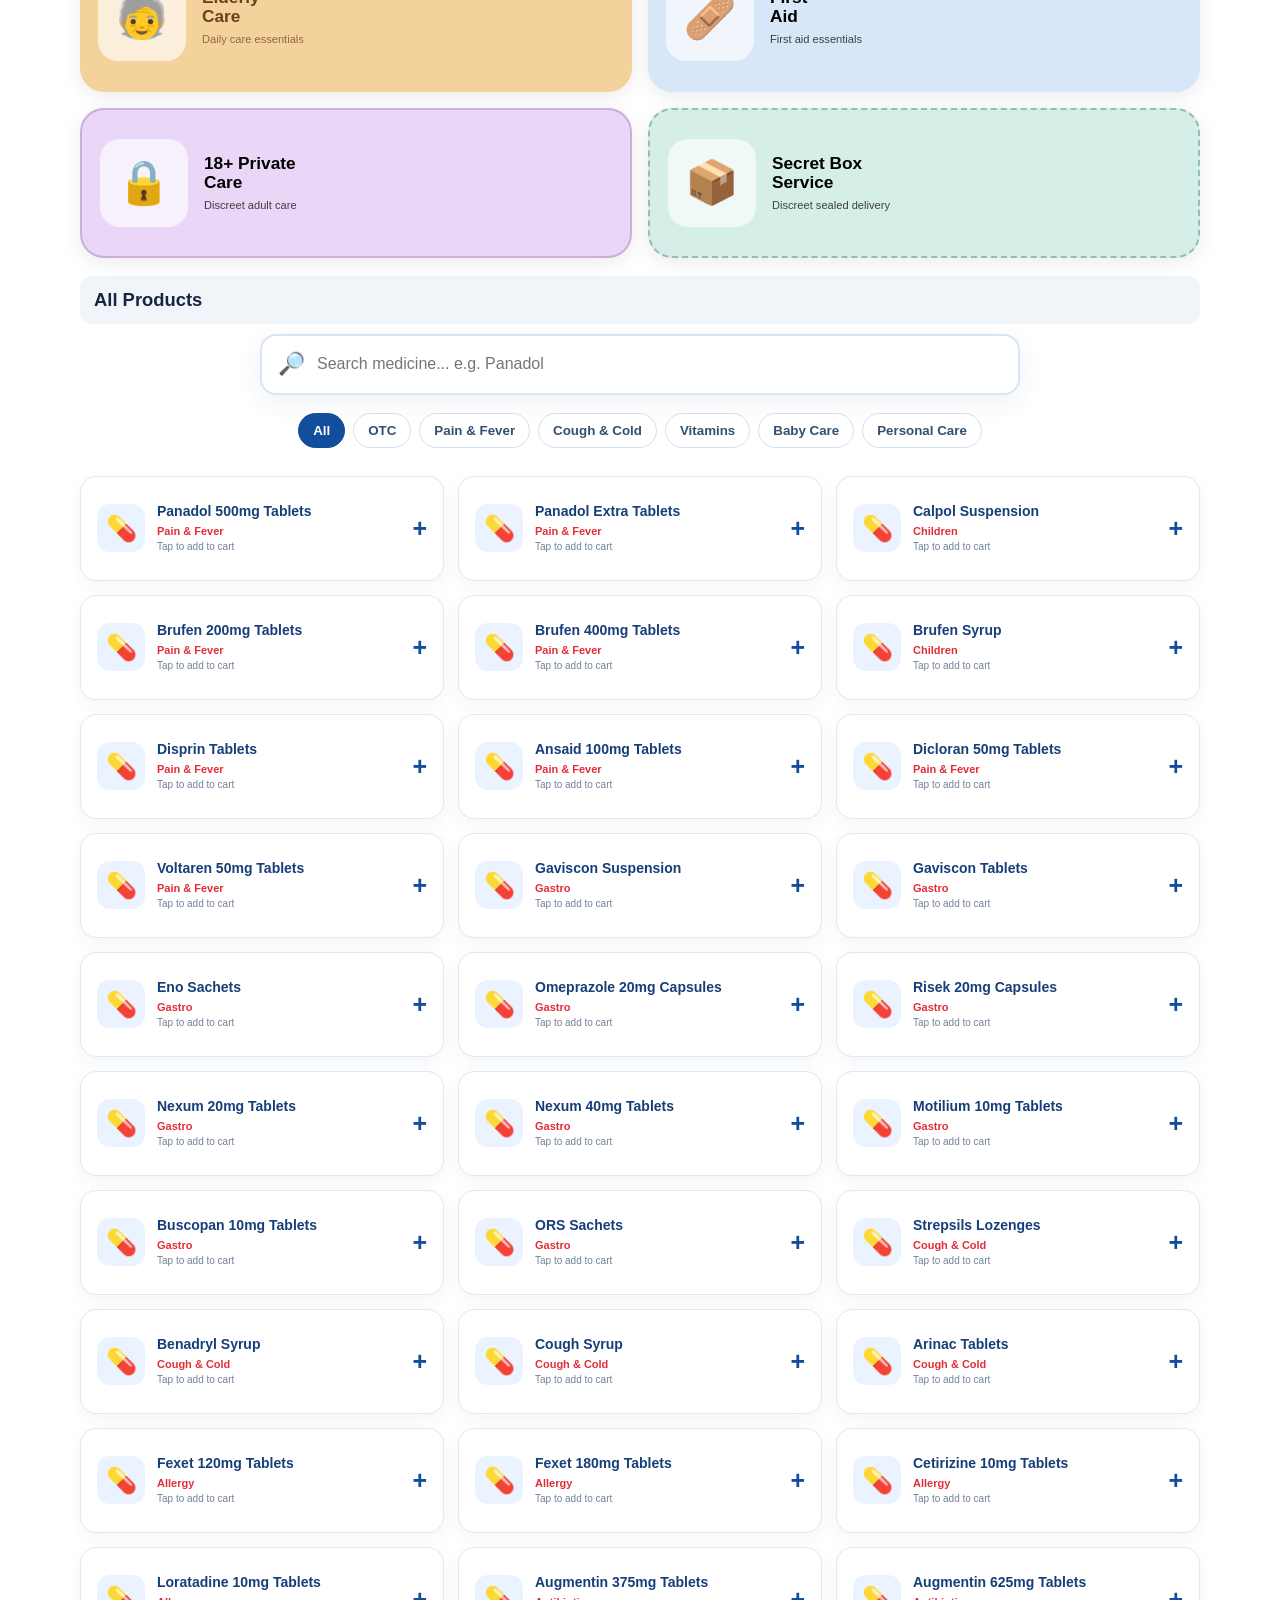
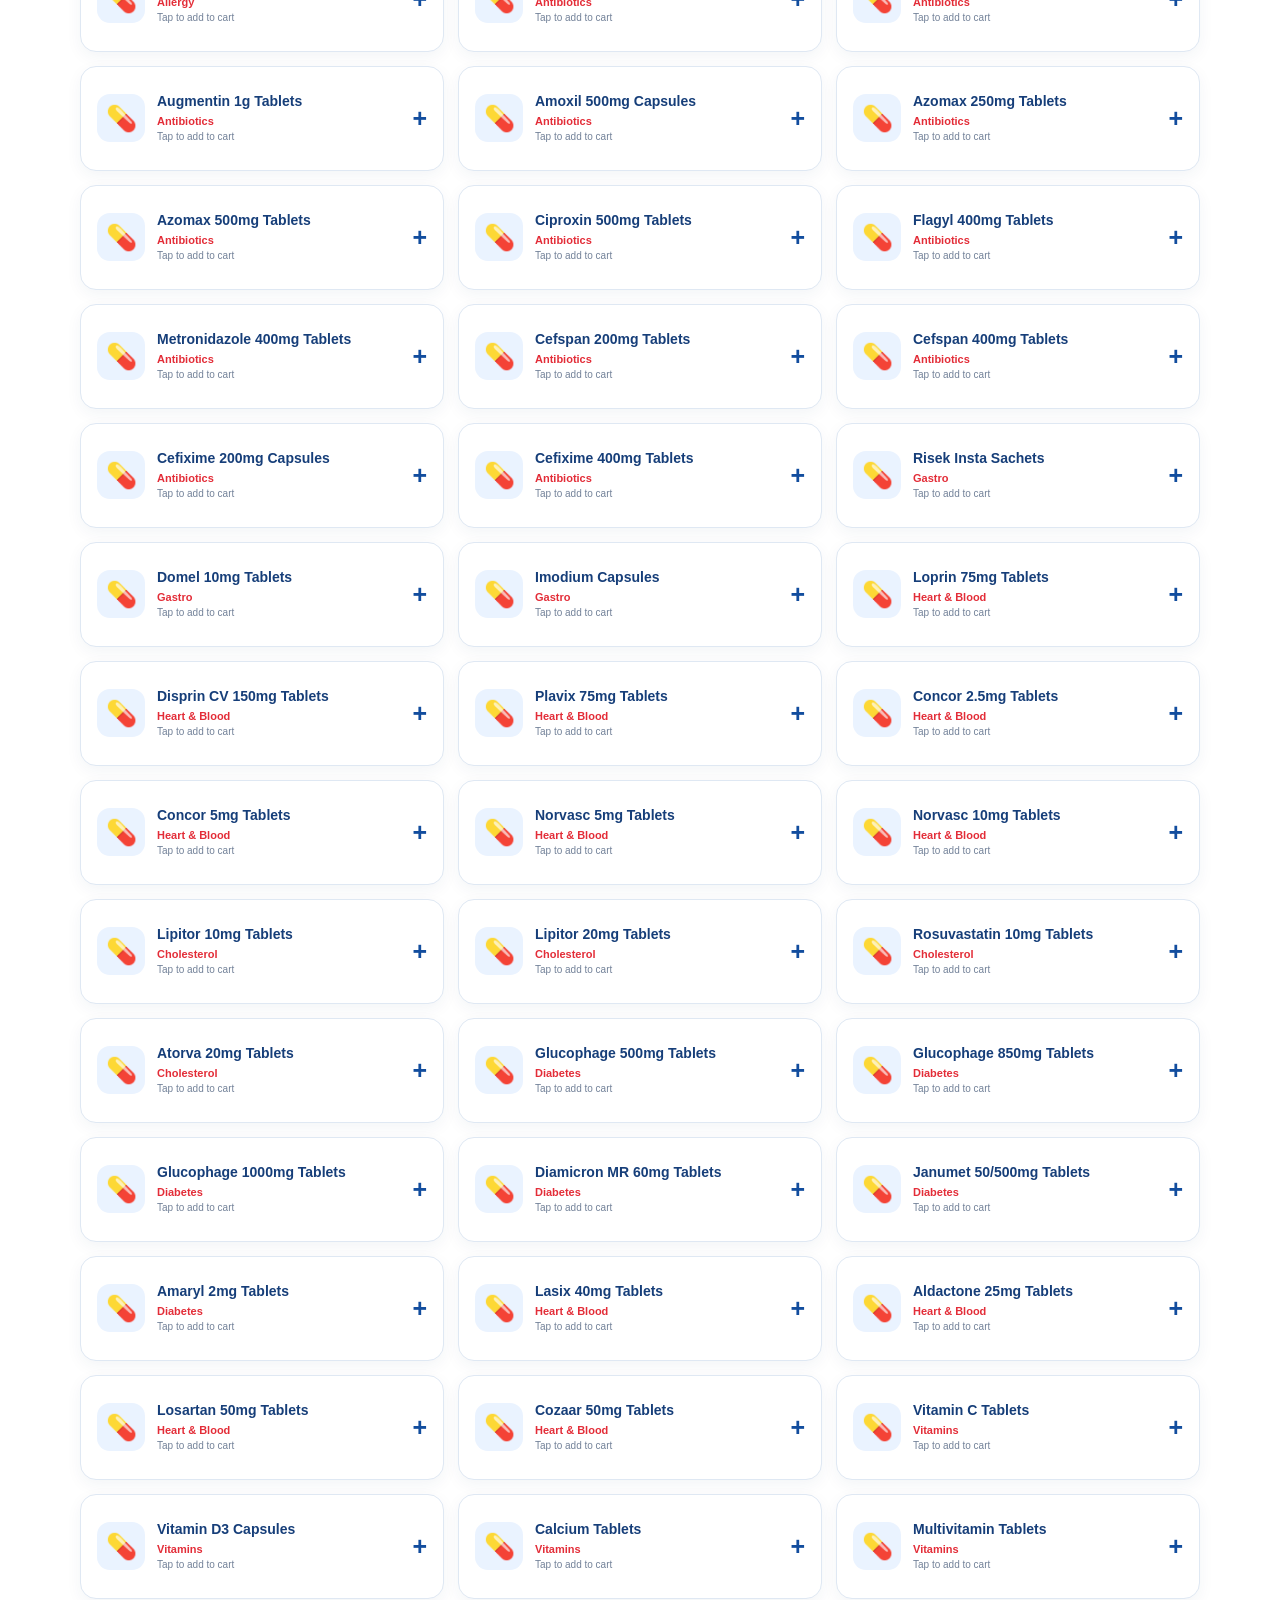
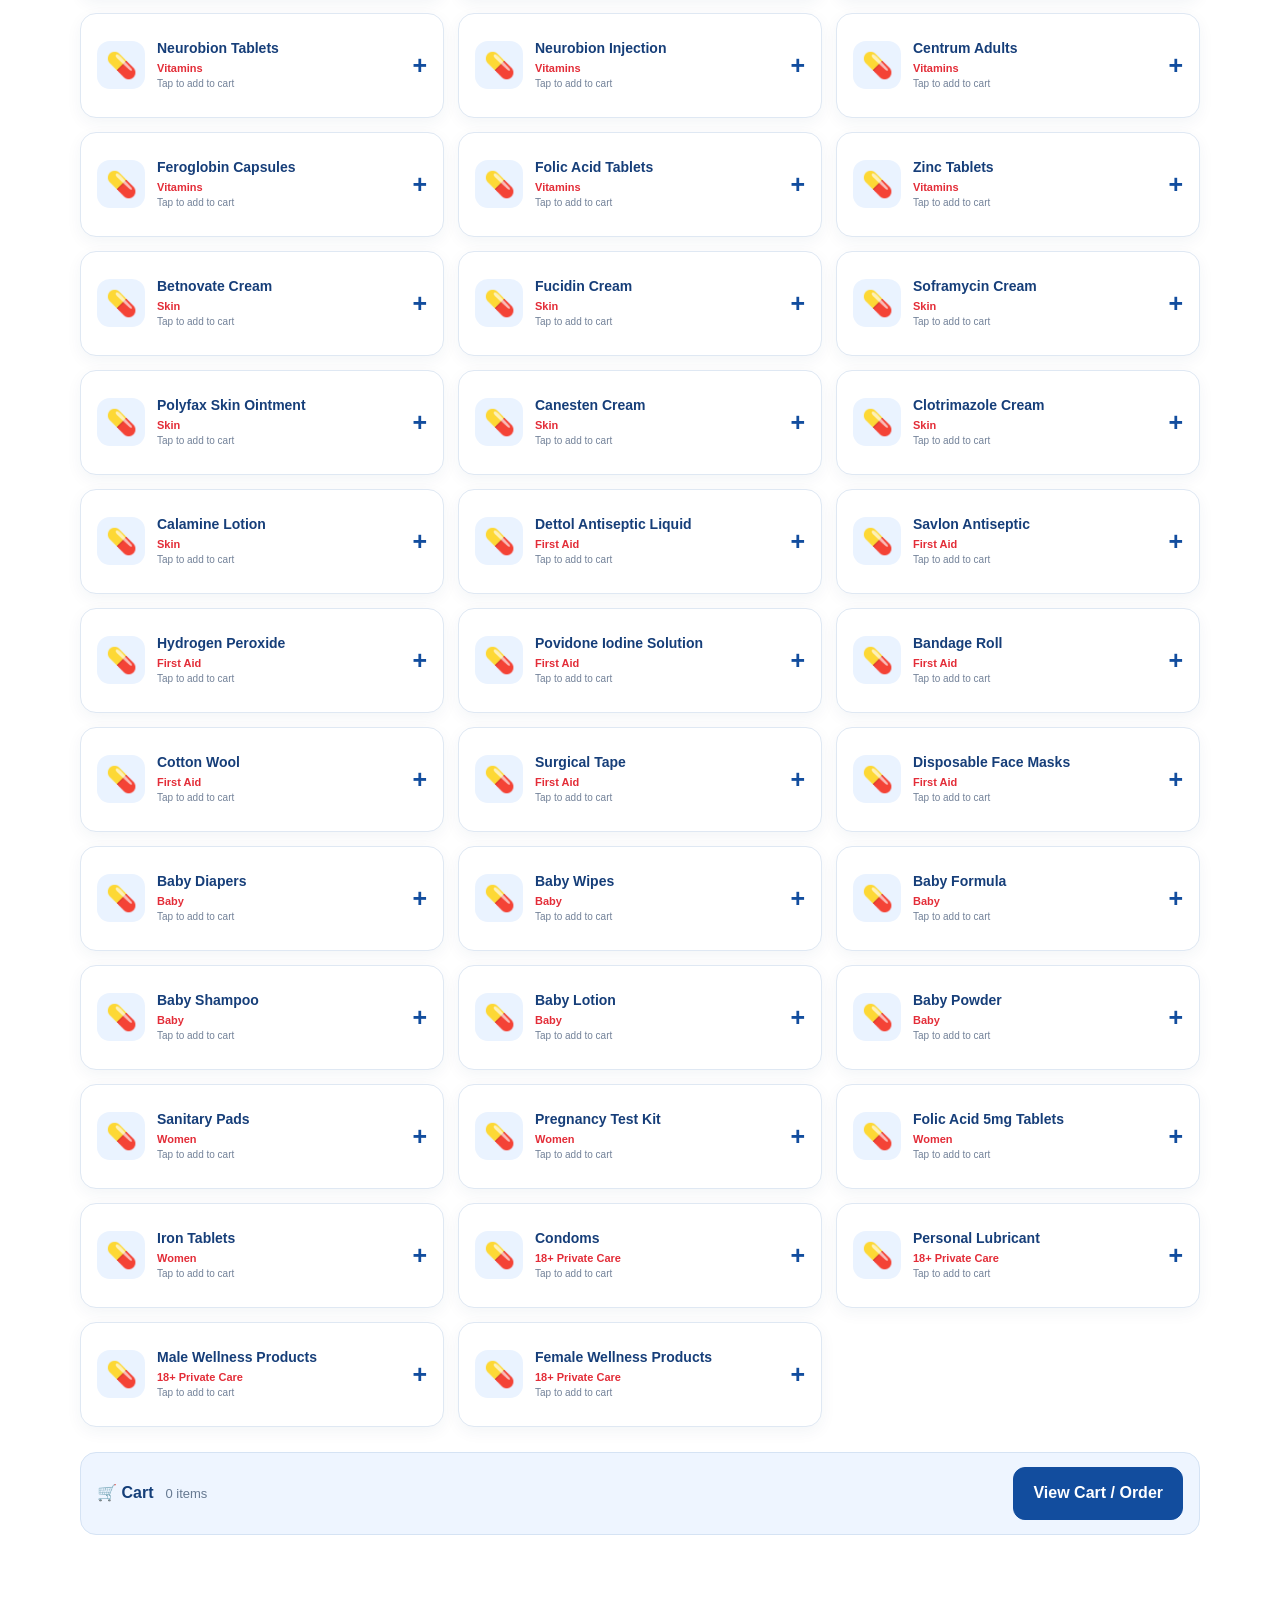
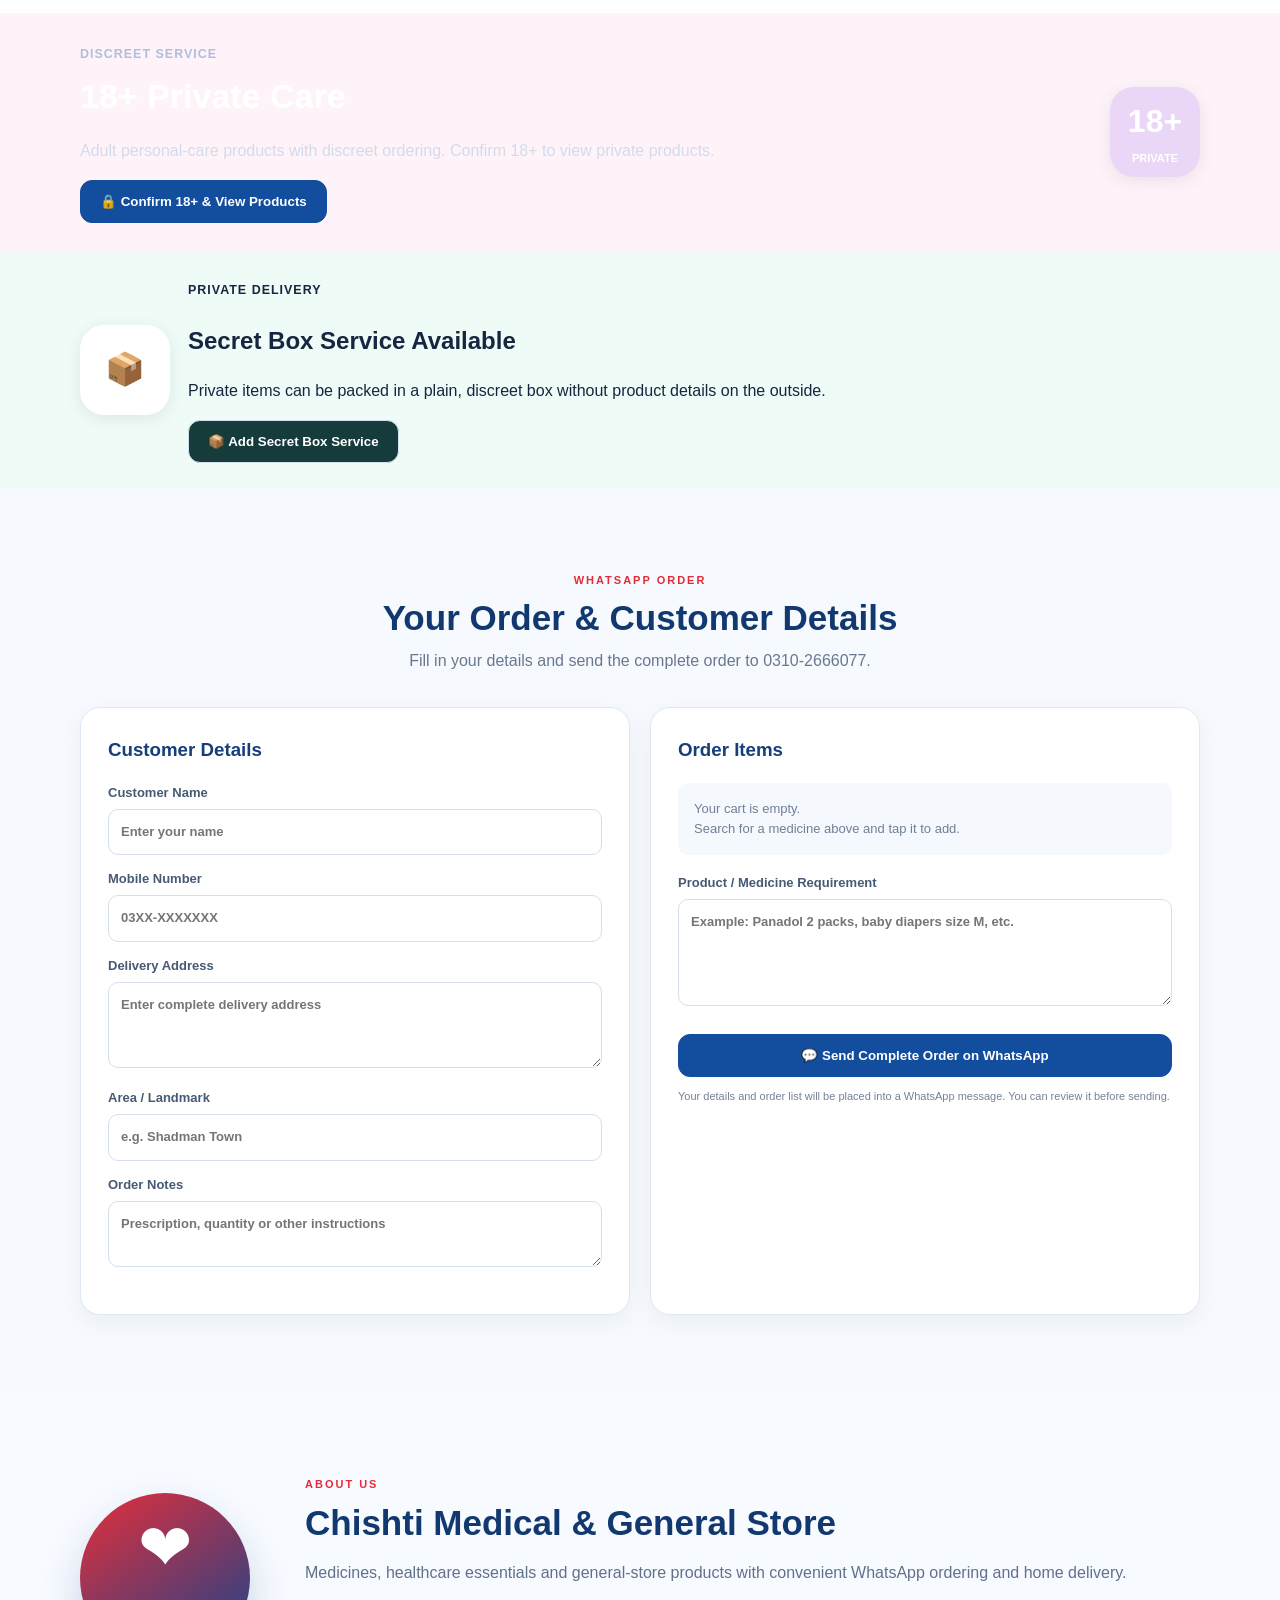
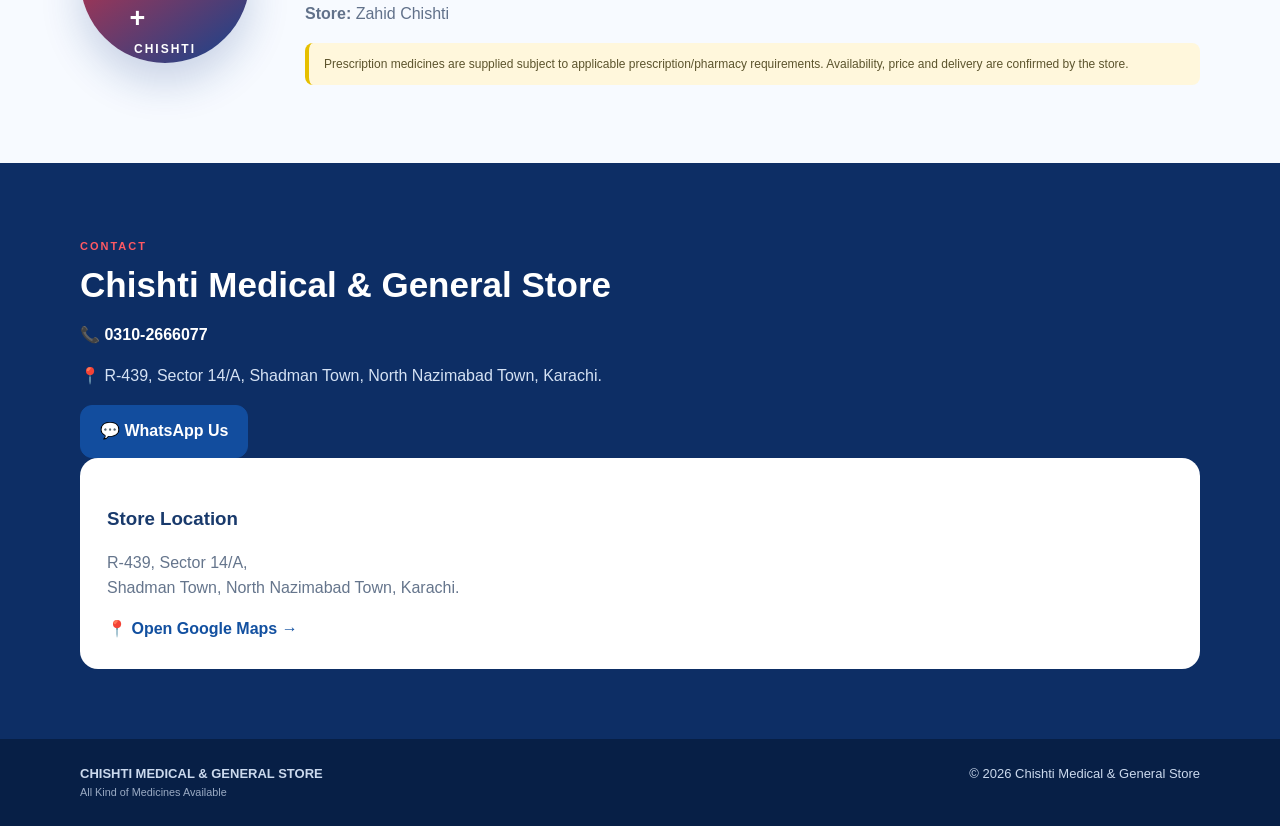
<file: index_updated.html>
<!DOCTYPE html>
<html lang="en">
<head>
<meta charset="UTF-8">
<meta name="viewport" content="width=device-width, initial-scale=1.0">
<meta name="description" content="Chishti Medical & General Store - medicines, health products and home delivery in Shadman Town, North Nazimabad, Karachi.">
<meta name="theme-color" content="#123f8c">
<title>Chishti Medical & General Store</title>
<link rel="stylesheet" href="style.css">
</head>
<body>
<header class="header">
  <div class="container nav">
    <a class="brand" href="#home"><span class="logo">❤<b>+</b></span><span><strong>CHISHTI MEDICAL</strong><small>& GENERAL STORE</small></span></a>
    <nav id="nav">
      <a href="#home">Home</a><a href="#categories">Categories</a><a href="#order">Order</a><a href="#about">About</a><a href="#contact">Contact</a>
    </nav>
    <a class="wa-top" target="_blank" href="https://wa.me/923102666077">WhatsApp</a>
    <button class="menu" onclick="document.getElementById('nav').classList.toggle('show')">☰</button>
  </div>
</header>

<main>
<section id="home" class="hero">
  <div class="container hero-grid">
    <div>
      <span class="pill">💊 All Kind of Medicines Available</span>
      <h1>Chishti Medical &amp; General Store</h1>
      <p><strong>Zahid Chishti</strong> • Home Delivery • UpTo 10% Discount</p><div class="shop-contact-card">
        <div>📍 R-439, Sector 14/A, Shadman Town, North Nazimabad Town, Karachi</div>
        <div>📞 0310-2666077 &nbsp; | &nbsp; 💬 WhatsApp Orders</div>
      </div>
      <div class="actions">
        <a class="btn primary" href="#categories">Browse Categories</a>
        <a class="btn white" href="#order">Place Order</a>
      </div>
      <div class="mini"><span>🚚 Home Delivery</span><span>🏷️ Discount UpTo 10%</span><span>💬 WhatsApp Orders</span></div>
    </div>
    <div class="hero-box">
      <div class="badge">DISCOUNT<br><b>UP TO 10%</b></div>
      <div class="heart">❤<span>+</span></div>
      <div class="ecg">━━━━╱╲━━╱╲━━━━</div>
      <h2>CHISHTI MEDICAL</h2><h3>& GENERAL STORE</h3>
      <div class="home-delivery">🚚 Home Delivery</div>
      <strong>0310-2666077</strong>
    </div>
  </div>
</section>

<section id="categories" class="section">
  <div class="container">
    <div class="heading">
      <span>CHISHTI MEDICOS</span>
      <h2>Shop by Category</h2>
      <p>Category par click karein — sirf usi category ki medicines aur products show honge.</p>
    </div>

    <div class="category-grid">
      <button class="category-card c1" onclick="openCategory('OTC')"><div class="cat-icon">💊</div><div><b>Over the Counter<br>Medicines</b><small>Common medicines & essentials</small></div></button>
      <button class="category-card c2" onclick="openCategory('Prescribed Medicines')"><div class="cat-icon">🩺</div><div><b>Prescribed<br>Medicines</b><small>Prescription products</small></div></button>
      <button class="category-card c3" onclick="openCategory('Vitamins')"><div class="cat-icon">💎</div><div><b>Vitamins &<br>Supplements</b><small>Health & nutrition</small></div></button>
      <button class="category-card c4" onclick="openCategory('Baby Care')"><div class="cat-icon">👶</div><div><b>Baby &<br>Nutrition</b><small>Baby care products</small></div></button>
      <button class="category-card c5" onclick="openCategory('Men’s Health')"><div class="cat-icon">👨</div><div><b>Men’s<br>Health</b><small>Men's personal care</small></div></button>
      <button class="category-card c6" onclick="openCategory('Women’s Health')"><div class="cat-icon">👩</div><div><b>Women’s<br>Health</b><small>Women's care</small></div></button>
      <button class="category-card c7" onclick="openCategory('Skin & Hair Care')"><div class="cat-icon">🧴</div><div><b>Skin & Hair<br>Care</b><small>Skin & hair products</small></div></button>
      <button class="category-card c8" onclick="openCategory('Dental Care')"><div class="cat-icon">🦷</div><div><b>Dental<br>Care</b><small>Oral hygiene</small></div></button>
      <button class="category-card c9" onclick="openCategory('Elderly Care')"><div class="cat-icon">🧓</div><div><b>Elderly<br>Care</b><small>Daily care essentials</small></div></button>
      <button class="category-card c10" onclick="openCategory('First Aid')"><div class="cat-icon">🩹</div><div><b>First<br>Aid</b><small>First aid essentials</small></div></button>
      <button class="category-card c11 private-card" onclick="unlock18()"><div class="cat-icon">🔒</div><div><b>18+ Private<br>Care</b><small>Discreet adult care</small></div></button>
      <button class="category-card c12 secret-card" onclick="openSecretBox()"><div class="cat-icon">📦</div><div><b>Secret Box<br>Service</b><small>Discreet sealed delivery</small></div></button>
    </div>

    <div class="selected-category" id="selectedCategory">All Products</div>

    <div class="search-box">
      <span>🔎</span>
      <input id="medicineSearch" type="search" placeholder="Search medicine... e.g. Panadol" oninput="searchMedicines()">
    </div>

    <div class="catalogue-tools">
      <button class="filter active" onclick="filterMedicines('All',this)">All</button>
      <button class="filter" onclick="filterMedicines('OTC',this)">OTC</button>
      <button class="filter" onclick="filterMedicines('Pain & Fever',this)">Pain & Fever</button>
      <button class="filter" onclick="filterMedicines('Cough & Cold',this)">Cough & Cold</button>
      <button class="filter" onclick="filterMedicines('Vitamins',this)">Vitamins</button>
      <button class="filter" onclick="filterMedicines('Baby Care',this)">Baby Care</button>
      <button class="filter" onclick="filterMedicines('Personal Care',this)">Personal Care</button>
    </div>

    <div id="medicineGrid" class="medicine-grid"></div>
    <p id="noResults" class="no-results hidden">No matching product found. You can type the required medicine in the order notes and send it to WhatsApp.</p>

    <div class="cart-bar">
      <div><b>🛒 Cart</b><span id="cartCount">0 items</span></div>
      <a class="btn primary" href="#order">View Cart / Order</a>
    </div>
  </div>
</section>

<section id="private" class="private">
  <div class="container private-inner">
    <div>
      <span>DISCREET SERVICE</span>
      <h2>18+ Private Care</h2>
      <p>Adult personal-care products with discreet ordering. Confirm 18+ to view private products.</p>
      <button class="btn primary" onclick="unlock18()">🔒 Confirm 18+ & View Products</button>
    </div>
    <div class="private-icon">18+<small>PRIVATE</small></div>
  </div>
</section>

<section id="secretBox" class="secret-box">
  <div class="container secret-inner">
    <div class="secret-icon">📦</div>
    <div>
      <span>PRIVATE DELIVERY</span>
      <h2>Secret Box Service Available</h2>
      <p>Private items can be packed in a plain, discreet box without product details on the outside.</p>
      <button class="btn dark" onclick="openSecretBox()">📦 Add Secret Box Service</button>
    </div>
  </div>
</section>

<section id="order" class="section order-section">
  <div class="container">
    <div class="heading"><span>WHATSAPP ORDER</span><h2>Your Order & Customer Details</h2><p>Fill in your details and send the complete order to 0310-2666077.</p></div>
    <div class="order-grid">
      <div class="form-card">
        <h3>Customer Details</h3>
        <label>Customer Name<input id="name" type="text" placeholder="Enter your name"></label>
        <label>Mobile Number<input id="phone" type="tel" placeholder="03XX-XXXXXXX"></label>
        <label>Delivery Address<textarea id="address" rows="3" placeholder="Enter complete delivery address"></textarea></label>
        <label>Area / Landmark<input id="area" type="text" placeholder="e.g. Shadman Town"></label>
        <label>Order Notes<textarea id="notes" rows="2" placeholder="Prescription, quantity or other instructions"></textarea></label>
      </div>
      <div class="form-card cart">
        <h3>Order Items</h3>
        <div id="items" class="items"><div class="empty">No items added yet.<br>Choose a category above or type your requirement below.</div></div>
        <label>Product / Medicine Requirement<textarea id="custom" rows="4" placeholder="Example: Panadol 2 packs, baby diapers size M, etc."></textarea></label>
        <button class="btn primary full" onclick="sendOrder()">💬 Send Complete Order on WhatsApp</button>
        <p class="small">Your details and order list will be placed into a WhatsApp message. You can review it before sending.</p>
      </div>
    </div>
  </div>
</section>

<section id="about" class="section alt">
<div class="container about"><div class="about-logo">❤<b>+</b><small>CHISHTI</small></div><div><div class="heading left"><span>ABOUT US</span><h2>Chishti Medical & General Store</h2></div><p>Medicines, healthcare essentials and general-store products with convenient WhatsApp ordering and home delivery.</p><p><b>Store:</b> Zahid Chishti</p><div class="notice">Prescription medicines are supplied subject to applicable prescription/pharmacy requirements. Availability, price and delivery are confirmed by the store.</div></div></div>
</section>

<section id="contact" class="contact">
<div class="container contact-grid"><div><div class="heading left"><span>CONTACT</span><h2>Chishti Medical & General Store</h2></div><p>📞 <a href="tel:+923102666077">0310-2666077</a></p><p>📍 R-439, Sector 14/A, Shadman Town, North Nazimabad Town, Karachi.</p><a class="btn primary" target="_blank" href="https://wa.me/923102666077">💬 WhatsApp Us</a></div><div class="map"><h3>Store Location</h3><p>R-439, Sector 14/A,<br>Shadman Town, North Nazimabad Town, Karachi.</p><a target="_blank" href="https://www.google.com/maps/search/?api=1&query=R-439%20Sector%2014%2FA%20Shadman%20Town%20North%20Nazimabad%20Karachi">📍 Open Google Maps →</a></div></div>
</section>
</main>

<footer><div class="container footer"><div><b>CHISHTI MEDICAL & GENERAL STORE</b><small>All Kind of Medicines Available</small></div><div>© <span id="year"></span> Chishti Medical & General Store</div></div></footer>
<a class="float" target="_blank" href="https://wa.me/923102666077">💬</a>

<script>
const products = [{"name": "Panadol 500mg Tablets", "category": "Pain & Fever"}, {"name": "Panadol Extra Tablets", "category": "Pain & Fever"}, {"name": "Calpol Suspension", "category": "Children"}, {"name": "Brufen 200mg Tablets", "category": "Pain & Fever"}, {"name": "Brufen 400mg Tablets", "category": "Pain & Fever"}, {"name": "Brufen Syrup", "category": "Children"}, {"name": "Disprin Tablets", "category": "Pain & Fever"}, {"name": "Ansaid 100mg Tablets", "category": "Pain & Fever"}, {"name": "Dicloran 50mg Tablets", "category": "Pain & Fever"}, {"name": "Voltaren 50mg Tablets", "category": "Pain & Fever"}, {"name": "Gaviscon Suspension", "category": "Gastro"}, {"name": "Gaviscon Tablets", "category": "Gastro"}, {"name": "Eno Sachets", "category": "Gastro"}, {"name": "Omeprazole 20mg Capsules", "category": "Gastro"}, {"name": "Risek 20mg Capsules", "category": "Gastro"}, {"name": "Nexum 20mg Tablets", "category": "Gastro"}, {"name": "Nexum 40mg Tablets", "category": "Gastro"}, {"name": "Motilium 10mg Tablets", "category": "Gastro"}, {"name": "Buscopan 10mg Tablets", "category": "Gastro"}, {"name": "ORS Sachets", "category": "Gastro"}, {"name": "Strepsils Lozenges", "category": "Cough & Cold"}, {"name": "Benadryl Syrup", "category": "Cough & Cold"}, {"name": "Cough Syrup", "category": "Cough & Cold"}, {"name": "Arinac Tablets", "category": "Cough & Cold"}, {"name": "Fexet 120mg Tablets", "category": "Allergy"}, {"name": "Fexet 180mg Tablets", "category": "Allergy"}, {"name": "Cetirizine 10mg Tablets", "category": "Allergy"}, {"name": "Loratadine 10mg Tablets", "category": "Allergy"}, {"name": "Augmentin 375mg Tablets", "category": "Antibiotics"}, {"name": "Augmentin 625mg Tablets", "category": "Antibiotics"}, {"name": "Augmentin 1g Tablets", "category": "Antibiotics"}, {"name": "Amoxil 500mg Capsules", "category": "Antibiotics"}, {"name": "Azomax 250mg Tablets", "category": "Antibiotics"}, {"name": "Azomax 500mg Tablets", "category": "Antibiotics"}, {"name": "Ciproxin 500mg Tablets", "category": "Antibiotics"}, {"name": "Flagyl 400mg Tablets", "category": "Antibiotics"}, {"name": "Metronidazole 400mg Tablets", "category": "Antibiotics"}, {"name": "Cefspan 200mg Tablets", "category": "Antibiotics"}, {"name": "Cefspan 400mg Tablets", "category": "Antibiotics"}, {"name": "Cefixime 200mg Capsules", "category": "Antibiotics"}, {"name": "Cefixime 400mg Tablets", "category": "Antibiotics"}, {"name": "Risek Insta Sachets", "category": "Gastro"}, {"name": "Domel 10mg Tablets", "category": "Gastro"}, {"name": "Imodium Capsules", "category": "Gastro"}, {"name": "Loprin 75mg Tablets", "category": "Heart & Blood"}, {"name": "Disprin CV 150mg Tablets", "category": "Heart & Blood"}, {"name": "Plavix 75mg Tablets", "category": "Heart & Blood"}, {"name": "Concor 2.5mg Tablets", "category": "Heart & Blood"}, {"name": "Concor 5mg Tablets", "category": "Heart & Blood"}, {"name": "Norvasc 5mg Tablets", "category": "Heart & Blood"}, {"name": "Norvasc 10mg Tablets", "category": "Heart & Blood"}, {"name": "Lipitor 10mg Tablets", "category": "Cholesterol"}, {"name": "Lipitor 20mg Tablets", "category": "Cholesterol"}, {"name": "Rosuvastatin 10mg Tablets", "category": "Cholesterol"}, {"name": "Atorva 20mg Tablets", "category": "Cholesterol"}, {"name": "Glucophage 500mg Tablets", "category": "Diabetes"}, {"name": "Glucophage 850mg Tablets", "category": "Diabetes"}, {"name": "Glucophage 1000mg Tablets", "category": "Diabetes"}, {"name": "Diamicron MR 60mg Tablets", "category": "Diabetes"}, {"name": "Janumet 50/500mg Tablets", "category": "Diabetes"}, {"name": "Amaryl 2mg Tablets", "category": "Diabetes"}, {"name": "Lasix 40mg Tablets", "category": "Heart & Blood"}, {"name": "Aldactone 25mg Tablets", "category": "Heart & Blood"}, {"name": "Losartan 50mg Tablets", "category": "Heart & Blood"}, {"name": "Cozaar 50mg Tablets", "category": "Heart & Blood"}, {"name": "Vitamin C Tablets", "category": "Vitamins"}, {"name": "Vitamin D3 Capsules", "category": "Vitamins"}, {"name": "Calcium Tablets", "category": "Vitamins"}, {"name": "Multivitamin Tablets", "category": "Vitamins"}, {"name": "Neurobion Tablets", "category": "Vitamins"}, {"name": "Neurobion Injection", "category": "Vitamins"}, {"name": "Centrum Adults", "category": "Vitamins"}, {"name": "Feroglobin Capsules", "category": "Vitamins"}, {"name": "Folic Acid Tablets", "category": "Vitamins"}, {"name": "Zinc Tablets", "category": "Vitamins"}, {"name": "Betnovate Cream", "category": "Skin"}, {"name": "Fucidin Cream", "category": "Skin"}, {"name": "Soframycin Cream", "category": "Skin"}, {"name": "Polyfax Skin Ointment", "category": "Skin"}, {"name": "Canesten Cream", "category": "Skin"}, {"name": "Clotrimazole Cream", "category": "Skin"}, {"name": "Calamine Lotion", "category": "Skin"}, {"name": "Dettol Antiseptic Liquid", "category": "First Aid"}, {"name": "Savlon Antiseptic", "category": "First Aid"}, {"name": "Hydrogen Peroxide", "category": "First Aid"}, {"name": "Povidone Iodine Solution", "category": "First Aid"}, {"name": "Bandage Roll", "category": "First Aid"}, {"name": "Cotton Wool", "category": "First Aid"}, {"name": "Surgical Tape", "category": "First Aid"}, {"name": "Disposable Face Masks", "category": "First Aid"}, {"name": "Baby Diapers", "category": "Baby"}, {"name": "Baby Wipes", "category": "Baby"}, {"name": "Baby Formula", "category": "Baby"}, {"name": "Baby Shampoo", "category": "Baby"}, {"name": "Baby Lotion", "category": "Baby"}, {"name": "Baby Powder", "category": "Baby"}, {"name": "Sanitary Pads", "category": "Women"}, {"name": "Pregnancy Test Kit", "category": "Women"}, {"name": "Folic Acid 5mg Tablets", "category": "Women"}, {"name": "Iron Tablets", "category": "Women"}, {"name": "Condoms", "category": "18+ Private Care"}, {"name": "Personal Lubricant", "category": "18+ Private Care"}, {"name": "Male Wellness Products", "category": "18+ Private Care"}, {"name": "Female Wellness Products", "category": "18+ Private Care"}];

let cart = [];
let activeCategory = 'All';

function escapeHTML(value){
  return String(value).replace(/[&<>"']/g, m => ({'&':'&amp;','<':'&lt;','>':'&gt;','"':'&quot;',"'":'&#039;'}[m]));
}

const categoryMap = {
  "OTC":"OTC",
  "Prescribed Medicines":"Prescribed Medicines",
  "Vitamins":"Vitamins",
  "Baby Care":"Baby",
  "Men’s Health":"Men’s Health",
  "Women’s Health":"Women",
  "Skin & Hair Care":"Skin",
  "Dental Care":"Dental Care",
  "Elderly Care":"Elderly Care",
  "First Aid":"First Aid"
};

function openCategory(label){
  activeCategory = categoryMap[label] || label;
  document.getElementById('medicineSearch').value = '';
  document.querySelectorAll('.filter').forEach(b => b.classList.remove('active'));
  const btn = [...document.querySelectorAll('.filter')].find(b => b.textContent.trim() === activeCategory);
  if(btn) btn.classList.add('active');
  document.getElementById('selectedCategory').textContent = label;
  renderMedicines();
  document.getElementById('medicineGrid').scrollIntoView({behavior:'smooth', block:'start'});
}

function openSecretBox(){
  document.getElementById('notes').value =
    (document.getElementById('notes').value.trim() ? document.getElementById('notes').value.trim() + '\n' : '') +
    'Please use Secret Box / discreet packaging for this order.';
  document.getElementById('order').scrollIntoView({behavior:'smooth'});
}

function searchMedicines(){
  renderMedicines();
}

function filterMedicines(category, button){
  activeCategory = category;
  document.querySelectorAll('.filter').forEach(b => b.classList.remove('active'));
  button.classList.add('active');
  renderMedicines();
}

function renderMedicines(){
  const q = document.getElementById('medicineSearch').value.trim().toLowerCase();
  const list = products.filter(p =>
    (activeCategory === 'All' || p.category === activeCategory) &&
    (!q || (p.name + ' ' + p.category + ' ' + p.note).toLowerCase().includes(q))
  );

  const grid = document.getElementById('medicineGrid');
  document.getElementById('noResults').classList.toggle('hidden', list.length !== 0);

  grid.innerHTML = list.map((p, i) => {
    const originalIndex = products.indexOf(p);
    const inCart = cart.find(x => x.name === p.name);
    return `<button class="medicine-card" onclick="addToCart(${originalIndex})">
      <div class="medicine-icon">💊</div>
      <div class="medicine-info">
        <b>${escapeHTML(p.name)}</b>
        <small>${escapeHTML(p.category)}</small>
        <span>${escapeHTML(p.note || 'Tap to add to cart')}</span>
      </div>
      <strong class="add-sign">${inCart ? '✓' : '+'}</strong>
    </button>`;
  }).join('');
}

function addToCart(index){
  const p = products[index];
  const existing = cart.find(x => x.name === p.name);
  if(existing) existing.qty++;
  else cart.push({name:p.name, category:p.category, qty:1});
  renderCart();
  renderMedicines();
  document.getElementById('order').scrollIntoView({behavior:'smooth'});
}

function changeQty(index, delta){
  cart[index].qty += delta;
  if(cart[index].qty <= 0) cart.splice(index,1);
  renderCart();
  renderMedicines();
}

function removeCartItem(index){
  cart.splice(index,1);
  renderCart();
  renderMedicines();
}

function renderCart(){
  const el = document.getElementById('items');
  const count = cart.reduce((sum,x)=>sum+x.qty,0);
  document.getElementById('cartCount').textContent = count + (count === 1 ? ' item' : ' items');

  if(!cart.length){
    el.innerHTML='<div class="empty">Your cart is empty.<br>Search for a medicine above and tap it to add.</div>';
    return;
  }

  el.innerHTML = cart.map((x,i)=>`
    <div class="cart-item">
      <div><b>${escapeHTML(x.name)}</b><small>${escapeHTML(x.category)}</small></div>
      <div class="qty">
        <button onclick="changeQty(${i},-1)">−</button>
        <b>${x.qty}</b>
        <button onclick="changeQty(${i},1)">+</button>
        <button class="remove" onclick="removeCartItem(${i})">×</button>
      </div>
    </div>`).join('');
}

let ageVerified = false;

function normalizePhone(phone){
  let n = phone.replace(/\D/g,'');
  if(n.startsWith('0')) n = '92' + n.slice(1);
  if(!n.startsWith('92')) n = '92' + n;
  return n;
}

function unlock18(){
  if(ageVerified){ openPrivateCare(); return; }
  const phone = prompt('Enter your mobile number for 18+ verification (03XX-XXXXXXX):');
  if(!phone) return;
  const clean = normalizePhone(phone);
  if(clean.length < 12){ alert('Please enter a valid Pakistan mobile number.'); return; }

  const message = `CHISHTI MEDICAL & GENERAL STORE\n\nAre you 18 years old or above?\nPlease reply YES to continue.\nReply NO to exit.`;
  window.open('https://wa.me/' + clean + '?text=' + encodeURIComponent(message), '_blank');

  if(confirm('After replying YES on WhatsApp, press OK to continue. If you replied NO, press Cancel.')){
    ageVerified = true;
    openPrivateCare();
  } else alert('18+ Private Care access cancelled.');
}

function openPrivateCare(){
  openCategory('18+ Private Care');
  document.getElementById('medicineSearch').value = '';
  renderMedicines();
}

function sendOrder(){
  const name=document.getElementById('name').value.trim();
  const phone=document.getElementById('phone').value.trim();
  const address=document.getElementById('address').value.trim();
  const area=document.getElementById('area').value.trim();
  const notes=document.getElementById('notes').value.trim();
  const custom=document.getElementById('custom').value.trim();

  if(!name || !phone || !address){
    alert('Please enter Customer Name, Mobile Number and Delivery Address.');
    return;
  }

  const orderLines = cart.length
    ? cart.map((x,i) => `${i+1}. ${x.name} — Qty: ${x.qty}`).join('\n')
    : 'No catalogue item selected';

  const message =
`*CHISHTI MEDICAL & GENERAL STORE - NEW ORDER*

*Customer:* ${name}
*Mobile:* ${phone}
*Delivery Address:* ${address}
*Area/Landmark:* ${area || '-'}

*Cart:*
${orderLines}

*Other Medicine/Product Requirement:* ${custom || '-'}
*Notes:* ${notes || '-'}

Please confirm availability, price and delivery.`;

  window.open('https://wa.me/923102666077?text='+encodeURIComponent(message),'_blank');
}

document.getElementById('year').textContent=new Date().getFullYear();
renderMedicines();
renderCart();
</script>
</body>
</html>
</file>
<file: style.css>
*{box-sizing:border-box}html{scroll-behavior:smooth}body{margin:0;font-family:Arial,Helvetica,sans-serif;color:#172640;background:#fff;line-height:1.55}.container{width:min(1120px,92%);margin:auto}a{text-decoration:none}.header{position:sticky;top:0;z-index:50;background:rgba(255,255,255,.96);backdrop-filter:blur(12px);border-bottom:1px solid #e4ebf5}.nav{height:76px;display:flex;align-items:center;gap:24px}.brand{display:flex;align-items:center;gap:9px;color:#123f8c;line-height:1}.brand .logo{font-size:34px;color:#e52a36;position:relative}.brand .logo b{font-size:15px;color:#fff;position:absolute;left:12px;top:7px}.brand strong,.brand small{display:block}.brand strong{font-size:15px}.brand small{font-size:10px;color:#65758c;margin-top:5px;letter-spacing:.8px}.nav nav{display:flex;gap:20px;margin-left:auto}.nav nav a{color:#34445e;font-size:14px;font-weight:700}.wa-top{background:#18a957;color:#fff;padding:10px 14px;border-radius:11px;font-size:13px;font-weight:800}.menu{display:none;border:0;background:none;font-size:25px}.hero{padding:72px 0 60px;background:radial-gradient(circle at 80% 10%,#e5f4ff,transparent 35%),linear-gradient(135deg,#f8fbff,#edf5ff)}.hero-grid{display:grid;grid-template-columns:1.15fr .85fr;gap:55px;align-items:center}.pill{display:inline-block;background:#eaf6ef;color:#147a47;padding:7px 12px;border-radius:30px;font-size:12px;font-weight:800}.hero h1{font-size:52px;line-height:1.07;letter-spacing:-1.8px;color:#10366f;margin:18px 0}.hero h1 span{color:#e32d38}.hero p{color:#60718a;font-size:17px;max-width:650px}.actions{display:flex;gap:12px;flex-wrap:wrap;margin:26px 0}.btn{display:inline-flex;justify-content:center;align-items:center;padding:13px 19px;border-radius:12px;font-weight:800;border:1px solid #d4e0ef;cursor:pointer}.primary{background:#124d9e;color:#fff;border-color:#124d9e}.white{background:#fff;color:#124d9e}.mini{display:flex;gap:16px;flex-wrap:wrap;color:#56677f;font-size:13px;font-weight:700}.hero-box{background:linear-gradient(145deg,#0d3c88,#1975b9);border-radius:28px;color:#fff;text-align:center;padding:30px;min-height:400px;box-shadow:0 25px 50px rgba(18,65,130,.22)}.badge{display:inline-block;background:#ffe000;color:#14356e;padding:8px 12px;border-radius:9px;font-weight:900;transform:rotate(-2deg)}.badge b{color:#e32b37}.heart{font-size:85px;color:#f02d3a;line-height:1;margin-top:25px}.heart span{font-size:32px;color:#fff;margin-left:-62px;vertical-align:middle}.ecg{letter-spacing:-4px;font-size:18px}.hero-box h2{font-size:28px;margin:12px 0 0}.hero-box h3{margin:0 0 18px;color:#d9eaff}.home-delivery{background:#fff;color:#124d9e;display:inline-block;border-radius:50px;padding:9px 17px;font-weight:900}.hero-box>strong{display:block;font-size:20px;margin-top:10px}.section{padding:78px 0}.heading{text-align:center;margin-bottom:34px}.heading span{font-size:11px;letter-spacing:2px;color:#e22d38;font-weight:900}.heading h2{font-size:35px;line-height:1.15;color:#12396f;margin:7px 0 10px}.heading p{color:#69788e;margin:0}.heading.left{text-align:left;margin-bottom:18px}.cat-grid{display:grid;grid-template-columns:1fr 1fr;gap:18px}.cat{border:0;border-radius:18px;padding:23px 25px;min-height:145px;text-align:left;display:flex;justify-content:space-between;align-items:flex-end;cursor:pointer;overflow:hidden;transition:.2s;box-shadow:0 5px 18px rgba(25,60,100,.05)}.cat:hover{transform:translateY(-3px);box-shadow:0 14px 30px rgba(25,60,100,.12)}.cat b{font-size:19px;line-height:1.1;display:block}.cat small{display:block;margin-top:12px;font-weight:800}.cat>strong{font-size:70px;opacity:.82}.c1{background:#fff0dc;color:#6a3e0d}.c2{background:#ffe9e1;color:#6b2f1b}.c3{background:#e5f4ff;color:#0d4b72}.c4{background:#fff5c8;color:#66520a}.c5{background:#e5f1ff;color:#174b80}.c6{background:#ffe5ed;color:#8e2043}.c7{background:#eee8ff;color:#432d78}.c8{background:#dcf6ef;color:#145e50}.c9{background:#ffecd6;color:#6b421b}.secret{grid-column:1/-1;background:linear-gradient(135deg,#151d35,#313d61);color:#fff}.secret small{color:#c9d5ed}.secret>strong{font-size:60px}.private{background:linear-gradient(135deg,#111a30,#2c3858);color:#fff;padding:45px 0}.private.hidden{display:none}.private-inner{display:flex;align-items:center;justify-content:space-between;gap:30px}.private span{font-size:11px;letter-spacing:2px;color:#aebedc;font-weight:900}.private h2{font-size:34px;margin:5px 0}.private p{color:#d2dbeb;max-width:650px}.private-icon{font-size:75px;text-align:center}.private-icon small{display:block;font-size:14px}.order-section{background:#f6f9fd}.order-grid{display:grid;grid-template-columns:1fr 1fr;gap:20px}.form-card{background:#fff;border:1px solid #dfe8f3;border-radius:20px;padding:27px;box-shadow:0 8px 25px rgba(25,55,95,.05)}.form-card h3{margin-top:0;color:#163e79}.form-card label{display:block;font-weight:800;font-size:13px;color:#465a75;margin:14px 0}.form-card input,.form-card textarea{width:100%;margin-top:6px;border:1px solid #d5dfeb;border-radius:10px;padding:12px;font:inherit;outline:none}.form-card input:focus,.form-card textarea:focus{border-color:#1756a5;box-shadow:0 0 0 3px #e7f0ff}.items{margin:10px 0 18px}.empty{background:#f5f8fc;padding:16px;border-radius:10px;color:#718097;font-size:13px}.item{display:flex;justify-content:space-between;align-items:center;padding:10px 12px;background:#edf5ff;border-radius:9px;margin:6px 0;color:#16427d;font-weight:800}.item button{border:0;background:#e52d38;color:#fff;border-radius:50%;width:25px;height:25px;cursor:pointer}.full{width:100%;margin-top:8px}.small{font-size:11px;color:#748298}.alt{background:#f7faff}.about{display:grid;grid-template-columns:180px 1fr;gap:45px;align-items:center}.about-logo{width:170px;height:170px;border-radius:50%;background:linear-gradient(145deg,#e62e39,#12448e);color:#fff;display:grid;place-content:center;text-align:center;font-size:65px;box-shadow:0 20px 40px rgba(20,60,130,.2)}.about-logo b{font-size:27px;margin-left:-55px}.about-logo small{font-size:12px;letter-spacing:2px;font-weight:900}.about p{color:#61718a}.notice{background:#fff7dc;border-left:4px solid #e6bf00;padding:12px 15px;border-radius:8px;color:#5c542d;font-size:12px}.contact{background:#0d2e65;color:#fff;padding:70px 0}.contact .heading h2{color:#fff}.contact .heading span{color:#ff5963}.contact p{color:#d5e2f4}.contact a{color:#fff;font-weight:800}.map{background:#fff;color:#193a6c;padding:27px;border-radius:18px}.map p{color:#65758c!important}.map a{color:#1250a0!important}.footer{display:flex;justify-content:space-between;gap:20px}.footer strong{display:block;color:#fff}.footer small{display:block;opacity:.75}.float{position:fixed;right:20px;bottom:20px;width:58px;height:58px;border-radius:50%;background:#18b95e;color:#fff;display:grid;place-items:center;font-size:26px;z-index:80;box-shadow:0 10px 28px rgba(0,0,0,.22)}footer{background:#071f46;color:#cbd9ed;padding:25px 0;font-size:13px}@media(max-width:850px){.nav{min-height:70px;height:auto}.nav nav{display:none;position:absolute;top:70px;left:0;right:0;background:#fff;padding:16px 5%;flex-direction:column;border-bottom:1px solid #e4ebf5}.nav nav.show{display:flex}.menu{display:block}.wa-top{margin-left:auto}.hero-grid,.order-grid,.about{grid-template-columns:1fr}.hero h1{font-size:41px}.hero-box{max-width:520px;margin:auto}.private-inner{align-items:flex-start}.cat-grid{grid-template-columns:1fr}.secret{grid-column:auto}.cards{grid-template-columns:1fr 1fr}}@media(max-width:560px){.brand strong{font-size:12px}.brand small{font-size:8px}.wa-top{font-size:10px;padding:9px}.hero{padding-top:48px}.hero h1{font-size:34px}.hero p{font-size:15px}.actions .btn{width:100%}.cat{min-height:125px}.cat b{font-size:17px}.cat>strong{font-size:55px}.section{padding:58px 0}.heading h2{font-size:29px}.about-logo{margin:auto}.heading.left{text-align:center}.footer{flex-direction:column}}

.search-box{max-width:760px;margin:0 auto 18px;background:#fff;border:2px solid #d9e5f2;border-radius:16px;display:flex;align-items:center;padding:0 16px;box-shadow:0 8px 25px rgba(25,55,95,.07)}
.search-box:focus-within{border-color:#1756a5;box-shadow:0 0 0 4px #e7f0ff}
.search-box span{font-size:22px}
.search-box input{border:0;outline:0;width:100%;padding:16px 12px;font:inherit;font-size:16px;background:transparent}
.catalogue-tools{display:flex;gap:8px;flex-wrap:wrap;justify-content:center;margin:18px 0 28px}
.filter{border:1px solid #d5dfeb;background:#fff;color:#34506f;border-radius:30px;padding:9px 14px;font-weight:800;cursor:pointer}
.filter.active{background:#124d9e;color:#fff;border-color:#124d9e}
.medicine-grid{display:grid;grid-template-columns:repeat(3,1fr);gap:14px}
.medicine-card{border:1px solid #dfe8f3;background:#fff;border-radius:16px;padding:16px;text-align:left;display:flex;gap:12px;align-items:center;cursor:pointer;min-height:105px;box-shadow:0 5px 16px rgba(25,60,100,.05);transition:.2s}
.medicine-card:hover{transform:translateY(-2px);box-shadow:0 10px 25px rgba(25,60,100,.12);border-color:#9bbbe0}
.medicine-icon{width:48px;height:48px;border-radius:13px;background:#eaf3ff;display:grid;place-items:center;font-size:25px;flex:none}
.medicine-info{min-width:0;flex:1}
.medicine-info b{display:block;color:#163e79;font-size:14px;line-height:1.25}
.medicine-info small{display:block;color:#e32d38;font-weight:800;font-size:11px;margin:4px 0}
.medicine-info span{display:block;color:#738299;font-size:10px;line-height:1.25}
.add-sign{font-size:25px;color:#124d9e;flex:none}
.no-results{background:#fff7dc;border-left:4px solid #e6bf00;padding:13px 15px;border-radius:8px;color:#5c542d;font-size:13px}
.hidden{display:none!important}
.cart-bar{margin-top:25px;background:#eef5ff;border:1px solid #d5e3f4;border-radius:16px;padding:14px 16px;display:flex;justify-content:space-between;align-items:center;gap:15px}
.cart-bar b{color:#153f79;margin-right:12px}.cart-bar span{color:#667991;font-size:13px}
.cart-item{display:flex;justify-content:space-between;align-items:center;gap:12px;padding:12px;background:#edf5ff;border-radius:10px;margin:7px 0;color:#16427d}
.cart-item small{display:block;color:#72839a;font-size:10px;margin-top:2px}
.qty{display:flex;align-items:center;gap:7px}.qty button{border:0;background:#124d9e;color:#fff;border-radius:7px;width:27px;height:27px;font-size:18px;cursor:pointer}.qty .remove{background:#e52d38}
@media(max-width:850px){.medicine-grid{grid-template-columns:1fr 1fr}}
@media(max-width:560px){.medicine-grid{grid-template-columns:1fr}.cart-bar{flex-direction:column;align-items:stretch}.cart-bar .btn{width:100%}}

/* Chishti Medicos home branding */
.shop-home { position: relative; }
.shop-badge {
  display:inline-block;
  padding:10px 16px;
  border-radius:999px;
  font-weight:800;
  letter-spacing:.5px;
  margin-bottom:12px;
  background:#fff;
  box-shadow:0 4px 18px rgba(0,0,0,.08);
}
.shop-contact-card {
  margin:14px 0 8px;
  padding:12px 14px;
  border-radius:14px;
  background:rgba(255,255,255,.92);
  line-height:1.7;
  font-size:.95rem;
  box-shadow:0 4px 18px rgba(0,0,0,.06);
}

/* Category-first storefront inspired by modern pharmacy catalogue layouts */
.category-grid{
  display:grid;
  grid-template-columns:repeat(2,minmax(0,1fr));
  gap:16px;
  margin:24px 0 18px;
}
.category-card{
  border:0;
  min-height:150px;
  border-radius:24px;
  padding:18px;
  display:flex;
  align-items:center;
  gap:16px;
  text-align:left;
  cursor:pointer;
  box-shadow:0 5px 20px rgba(0,0,0,.08);
  transition:transform .18s ease,box-shadow .18s ease;
}
.category-card:hover{transform:translateY(-3px);box-shadow:0 9px 26px rgba(0,0,0,.12)}
.category-card b{font-size:1.08rem;line-height:1.12}
.category-card small{display:block;margin-top:7px;opacity:.72}
.cat-icon{
  width:88px;height:88px;border-radius:20px;background:rgba(255,255,255,.65);
  display:flex;align-items:center;justify-content:center;font-size:43px;flex:none;
}
.c1{background:#f7dfbd}.c2{background:#ffc9b3}.c3{background:#bfe0f5}.c4{background:#f8e08c}
.c5{background:#bddcf2}.c6{background:#f5c3d5}.c7{background:#d9c6ee}.c8{background:#a9dfd0}
.c9{background:#f4d29c}.c10{background:#d7e7f7}.c11{background:#ead7f7}.c12{background:#d5eee8}
.private-card{border:2px solid rgba(105,55,140,.25)}
.secret-card{border:2px dashed rgba(20,100,90,.35)}
.selected-category{
  font-weight:800;font-size:1.15rem;margin:16px 0 10px;
  padding:10px 14px;border-radius:12px;background:#f1f5fa;
}
.private{display:block;padding:28px 0;background:#fff3fa}
.secret-box{padding:26px 0;background:#eefbf7}
.secret-inner{display:flex;align-items:center;gap:18px}
.secret-icon,.private-icon{
  width:90px;height:90px;border-radius:24px;display:flex;align-items:center;justify-content:center;
  background:#fff;font-size:32px;font-weight:900;box-shadow:0 4px 18px rgba(0,0,0,.08);flex:none
}
.private-icon{background:#ead7f7;flex-direction:column}
.private-icon small{font-size:11px;margin-top:3px}
.secret-inner span,.private-inner span{font-size:.78rem;font-weight:800;letter-spacing:1px}
.btn.dark{background:#163b3b;color:#fff}
@media(max-width:620px){
  .category-grid{gap:10px}
  .category-card{min-height:132px;padding:12px;border-radius:19px;gap:10px}
  .cat-icon{width:62px;height:62px;border-radius:15px;font-size:31px}
  .category-card b{font-size:.93rem}
  .category-card small{font-size:.72rem}
  .secret-inner{align-items:flex-start}
}
</file>
